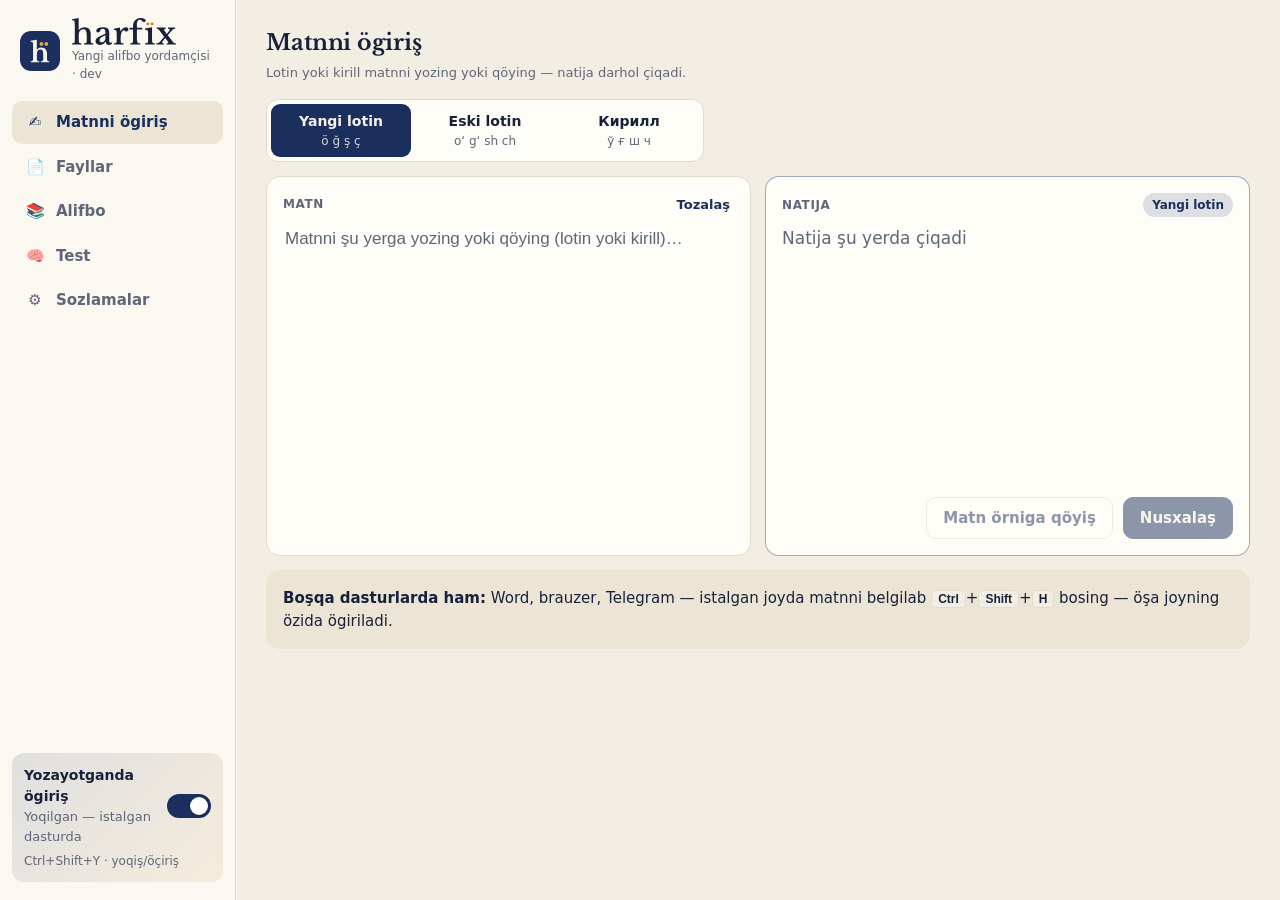
<file: desktop/harfix_desktop/ui/index.html>
<!doctype html>
<html lang="uz">
<head>
  <meta charset="utf-8">
  <meta name="viewport" content="width=device-width, initial-scale=1">
  <title>Harfix</title>
  <link rel="icon" type="image/svg+xml" href="icon.svg">
  <link rel="stylesheet" href="brand.css?v=202611090141">
  <link rel="stylesheet" href="style.css?v=202611090141">
</head>
<body>
  <aside class="side">
    <div class="brand">
      <img class="logo" src="icon.svg" alt="" width="40" height="40">
      <div>
        <h1 class="brand-name"><!--wordmark--><svg class="wordmark" aria-hidden="true" focusable="false" xmlns="http://www.w3.org/2000/svg" viewBox="19.27294921875 -830 3241.4984741210938 842"><g fill="currentColor"><path transform="translate(0 0)" d="M229.271728515625 -292.9088134765625V-161.95440673828125Q229.271728515625 -107.5452880859375 234.06716918945312 -82.0452880859375Q238.86260986328125 -56.5452880859375 256.9534912109375 -48.749847412109375Q275.04437255859375 -40.95440673828125 314.22613525390625 -37.95440673828125V0.0H19.27294921875V-37.95440673828125Q59.4547119140625 -40.95440673828125 77.75015258789062 -48.749847412109375Q96.04559326171875 -56.5452880859375 101.54559326171875 -80.74984741210938Q107.04559326171875 -104.95440673828125 107.04559326171875 -154.95440673828125V-569.2273559570312Q107.04559326171875 -682.2273559570312 100.04559326171875 -716.8182373046875Q95.04559326171875 -742.4091186523438 79.25015258789062 -749.3182373046875Q63.4547119140625 -756.2273559570312 20.22735595703125 -756.2273559570312V-792.0L227.271728515625 -830.0V-456.090576171875H231.271728515625Q262.68084716796875 -497.090576171875 307.9313049316406 -518.5452880859375Q353.1817626953125 -540.0 409 -540Q456.5452880859375 -540.0 494.63616943359375 -524.5Q532.72705078125 -509.0 557.6814575195312 -478.22735595703125Q580.4085083007812 -450.50030517578125 591.4537963867188 -410.8413391113281Q602.4990844726562 -371.182373046875 602.4990844726562 -319.0V-161.95440673828125Q602.4990844726562 -107.363525390625 607.2945251464844 -81.863525390625Q612.0899658203125 -56.363525390625 629.8854064941406 -48.658966064453125Q647.6808471679688 -40.95440673828125 686.271728515625 -37.95440673828125V0.0H392.909423828125V-37.95440673828125Q432.0911865234375 -39.95440673828125 450.68206787109375 -47.95440673828125Q469.27294921875 -55.95440673828125 474.5683898925781 -80.45440673828125Q479.86383056640625 -104.95440673828125 479.86383056640625 -154.95440673828125V-279.1817626953125Q479.86383056640625 -388.22735595703125 455.8410339355469 -433.36383056640625Q431.8182373046875 -478.50030517578125 373.77264404296875 -478.50030517578125Q336.22674560546875 -478.50030517578125 306.271728515625 -461.9772033691406Q276.31671142578125 -445.4541015625 258.08935546875 -416.68084716796875Q241.95318603515625 -392.68084716796875 235.61245727539062 -362.0674743652344Q229.271728515625 -331.4541015625 229.271728515625 -292.9088134765625Z"/><path transform="translate(715 0)" d="M449.31793212890625 10.0Q404.5452880859375 10.0 381.0680847167969 -17.704559326171875Q357.59088134765625 -45.40911865234375 357.59088134765625 -97.0H352.59088134765625Q325.59088134765625 -47.40911865234375 279.0 -19.204559326171875Q232.40911865234375 9.0 176.40911865234375 9.0Q132.4547119140625 9.0 101.27294921875 -7.477203369140625Q70.0911865234375 -23.95440673828125 53.886627197265625 -51.340728759765625Q37.68206787109375 -78.72705078125 37.68206787109375 -112.363525390625Q37.68206787109375 -160.5452880859375 75.93191528320312 -199.45440673828125Q114.1817626953125 -238.363525390625 204.40911865234375 -277.1817626953125L346.04559326171875 -338.40911865234375V-380.0Q346.04559326171875 -439.4547119140625 323.5 -467.4775085449219Q300.95440673828125 -495.50030517578125 253.6358642578125 -495.50030517578125Q223.40850830078125 -495.50030517578125 208.61306762695312 -481.6139831542969Q193.817626953125 -467.7276611328125 180.22674560546875 -429.31854248046875Q170.9993896484375 -404.27294921875 156.65866088867188 -391.31854248046875Q142.31793212890625 -378.3641357421875 117.59088134765625 -378.3641357421875Q91.22735595703125 -378.3641357421875 76.75015258789062 -393.4322204589844Q62.27294921875 -408.50030517578125 62.27294921875 -434.86383056640625Q62.27294921875 -484.636474609375 114.4547119140625 -512.3182373046875Q166.636474609375 -540.0 265.95440673828125 -540.0Q374.6358642578125 -540.0 419.9765930175781 -502.04559326171875Q465.31732177734375 -464.0911865234375 465.31732177734375 -372.182373046875V-151.13677978515625Q465.31732177734375 -99.77264404296875 475.2492370605469 -77.02249145507812Q485.18115234375 -54.2723388671875 507.04498291015625 -54.2723388671875Q515.8632202148438 -54.2723388671875 526.4088134765625 -57.886016845703125Q536.9544067382812 -61.49969482421875 544.5452880859375 -70.95440673828125L559.1361694335938 -44.0Q546.5452880859375 -20.40911865234375 515.72705078125 -5.204559326171875Q484.9088134765625 10.0 449.31793212890625 10.0ZM231.4541015625 -70.49908447265625Q262.72705078125 -70.49908447265625 288.77264404296875 -87.97659301757812Q314.8182373046875 -105.4541015625 330.4319152832031 -135.47720336914062Q346.04559326171875 -165.50030517578125 346.04559326171875 -201.04620361328125V-289.50030517578125Q277.72705078125 -259.909423828125 237.4541015625 -234.86383056640625Q197.18115234375 -209.8182373046875 179.74923706054688 -186.15896606445312Q162.31732177734375 -162.49969482421875 162.31732177734375 -136.4541015625Q162.31732177734375 -106.59027099609375 181.3629150390625 -88.544677734375Q200.40850830078125 -70.49908447265625 231.4541015625 -70.49908447265625Z"/><path transform="translate(1293 0)" d="M243.271728515625 -198.9088134765625V-156.636474609375Q243.271728515625 -104.0 249.24893188476562 -79.09088134765625Q255.22613525390625 -54.1817626953125 275.9759826660156 -46.977203369140625Q296.725830078125 -39.77264404296875 339.452880859375 -37.95440673828125V0.0H33.27294921875V-37.95440673828125Q73.4547119140625 -40.5452880859375 91.75015258789062 -48.5452880859375Q110.04559326171875 -56.5452880859375 115.54559326171875 -80.74984741210938Q121.04559326171875 -104.95440673828125 121.04559326171875 -154.95440673828125V-274.9088134765625Q121.04559326171875 -339.363525390625 118.15927124023438 -377.27264404296875Q115.27294921875 -415.1817626953125 106.38662719726562 -433.6589660644531Q97.50030517578125 -452.13616943359375 79.20486450195312 -457.6133728027344Q60.909423828125 -463.090576171875 30.0911865234375 -463.090576171875V-498.090576171875L219.86322021484375 -535.4996948242188L235.04498291015625 -416.817626953125H239.04498291015625Q266.04498291015625 -472.68145751953125 311.68145751953125 -506.3407287597656Q357.31793212890625 -540.0 407.13616943359375 -540.0Q442.68145751953125 -540.0 464.4313049316406 -522.4319152832031Q486.18115234375 -504.86383056640625 486.18115234375 -477.0911865234375Q486.18115234375 -448.3641357421875 469.1130676269531 -429.8416442871094Q452.04498291015625 -411.31915283203125 421.68145751953125 -411.31915283203125Q401.2723388671875 -411.31915283203125 387.3860168457031 -419.8872375488281Q373.49969482421875 -428.455322265625 362.31793212890625 -436.81884765625Q351.13616943359375 -445.182373046875 337.95440673828125 -445.182373046875Q315.68145751953125 -445.182373046875 294.59027099609375 -416.2957458496094Q273.49908447265625 -387.40911865234375 260.86260986328125 -340.9088134765625Q252.86260986328125 -311.72705078125 248.06716918945312 -274.4316101074219Q243.271728515625 -237.13616943359375 243.271728515625 -198.9088134765625Z"/><path transform="translate(1794 0)" d="M40.7276611328125 0.0V-37.95440673828125Q79.909423828125 -39.95440673828125 98.70486450195312 -48.45440673828125Q117.50030517578125 -56.95440673828125 123.29574584960938 -81.45440673828125Q129.0911865234375 -105.95440673828125 129.0911865234375 -155.95440673828125V-471.72705078125H19.04559326171875V-523.4541015625H129.0911865234375V-586.0Q129.0911865234375 -660.636474609375 159.04559326171875 -715.136474609375Q189.0 -769.636474609375 244.15896606445312 -799.8182373046875Q299.31793212890625 -830.0 373.9088134765625 -830.0Q439.4541015625 -830.0 481.40850830078125 -808.0455932617188Q523.3629150390625 -786.0911865234375 523.3629150390625 -751.1367797851562Q523.3629150390625 -730.7732543945312 508.2039489746094 -716.0914916992188Q493.04498291015625 -701.4097290039062 469.9088134765625 -701.4097290039062Q449.8182373046875 -701.4097290039062 437.40911865234375 -714.1367797851562Q425.0 -726.8638305664062 402.40911865234375 -748.0Q383.363525390625 -765.5908813476562 371.5452880859375 -771.4319152832031Q359.72705078125 -777.27294921875 345.9993896484375 -777.27294921875Q322.908203125 -777.27294921875 302.0671691894531 -765.5227966308594Q281.22613525390625 -753.7726440429688 268.22613525390625 -728.8632202148438Q257.271728515625 -708.8632202148438 253.47628784179688 -678.2723388671875Q249.68084716796875 -647.6814575195312 249.68084716796875 -597.9088134765625V-523.4541015625H415.40789794921875V-471.72705078125H249.68084716796875V-163.95440673828125Q249.68084716796875 -114.363525390625 258.4762878417969 -87.363525390625Q267.271728515625 -60.363525390625 290.36260986328125 -49.658966064453125Q313.4534912109375 -38.95440673828125 356.63525390625 -37.95440673828125V0.0Z"/><path transform="translate(2270 0)" d="M245.13555908203125 -540.0V-163.1817626953125Q245.13555908203125 -110.59088134765625 251.24923706054688 -84.38632202148438Q257.3629150390625 -58.1817626953125 276.91414439527296 -49.44765930175781Q296.4653737514834 -40.713555908203126 334.59027099609375 -38.77264404296875V0.0H31.04559326171875V-38.6817392202524Q70.27294921875 -40.77264404296875 89.89199884588068 -50.25374379784169Q109.51104847301136 -59.73484355271464 116.21023615056818 -84.18610081528172Q122.909423828125 -108.6373580778488 122.909423828125 -155.54385160195707V-279.2971536655619Q122.909423828125 -337.1817626953125 121.11398315429688 -374.9772033691406Q119.31854248046875 -412.77264404296875 115.909423828125 -425.77264404296875Q111.31854248046875 -450.363525390625 93.409423828125 -458.5680847167969Q75.50030517578125 -466.77264404296875 27.86383056640625 -466.77264404296875V-502.0Z"/><path transform="translate(2635 0)" d="M341.13555908203125 -331.090576171875 400.2723388671875 -407.27294921875Q417.59027099609375 -429.363525390625 424.18115234375 -441.1817626953125Q430.77203369140625 -453.0 430.77203369140625 -463.59088134765625Q430.77203369140625 -478.40911865234375 417.8401184082031 -485.22735595703125Q404.908203125 -492.04559326171875 377.0899658203125 -492.04559326171875V-530.0H602.5896606445312V-492.04559326171875Q577.998779296875 -491.4547119140625 559.2033386230469 -485.04559326171875Q540.4078979492188 -478.636474609375 520.7261352539062 -462.0227966308594Q501.04437255859375 -445.40911865234375 474.68084716796875 -413.22735595703125L372.271728515625 -289.9088134765625L520.0437622070312 -98.3641357421875Q546.3167114257812 -64.27294921875 570.1577453613281 -51.113677978515625Q593.998779296875 -37.95440673828125 625.7714233398438 -37.95440673828125V0.0H329.04559326171875V-37.95440673828125Q360.909423828125 -37.95440673828125 373.4322204589844 -43.45440673828125Q385.95501708984375 -48.95440673828125 385.95501708984375 -63.1817626953125Q385.95501708984375 -72.5452880859375 378.3413391113281 -85.95440673828125Q370.7276611328125 -99.363525390625 354.27294921875 -120.8182373046875L291.363525390625 -204.909423828125L230.58966064453125 -129.40789794921875Q214.95379638671875 -110.40850830078125 207.317626953125 -99.38601684570312Q199.68145751953125 -88.363525390625 197.29513549804688 -81.77264404296875Q194.9088134765625 -75.1817626953125 194.9088134765625 -69.77264404296875Q194.9088134765625 -54.59088134765625 208.38601684570312 -46.27264404296875Q221.86322021484375 -37.95440673828125 251.40850830078125 -37.95440673828125V0.0H9.40911865234375V-37.95440673828125Q34.50030517578125 -37.95440673828125 55.81854248046875 -43.386322021484375Q77.13677978515625 -48.8182373046875 96.77325439453125 -62.31854248046875Q116.40972900390625 -75.81884765625 134.77386474609375 -98.22857666015625L258.636474609375 -245.68206787109375L105.5465087890625 -448.2723388671875Q85.31915283203125 -475.5452880859375 68.7735595703125 -483.7954406738281Q52.22796630859375 -492.04559326171875 25.59149169921875 -492.04559326171875V-530.0H306.4534912109375V-492.04559326171875Q255.4534912109375 -492.04559326171875 255.4534912109375 -465.68206787109375Q255.4534912109375 -453.636474609375 269.7264404296875 -433.13616943359375Z"/></g><circle cx="2385" cy="-650" r="50" fill="#C8902E"/><circle cx="2517" cy="-650" r="50" fill="#C8902E"/></svg><!--/wordmark--><span class="sr-only">Harfix</span></h1>
        <p class="sub" id="version"></p>
      </div>
    </div>
    <nav class="nav" role="tablist">
      <button class="nav-item active" data-tab="convert"><span class="ico">✍️</span><span data-t="Matnni oʻgirish"></span></button>
      <button class="nav-item" data-tab="files"><span class="ico">📄</span><span data-t="Fayllar"></span></button>
      <button class="nav-item" data-tab="learn"><span class="ico">📚</span><span data-t="Alifbo"></span></button>
      <button class="nav-item" data-tab="quiz"><span class="ico">🧠</span><span data-t="Test"></span></button>
      <button class="nav-item" data-tab="settings"><span class="ico">⚙️</span><span data-t="Sozlamalar"></span></button>
    </nav>
    <div class="live" id="live">
      <div class="row">
        <div>
          <div class="live-title" data-t="Yozayotganda oʻgirish"></div>
          <div class="hint" id="live-state"></div>
        </div>
        <label class="switch"><input type="checkbox" id="live-toggle"><span></span></label>
      </div>
      <p class="hint keys">Ctrl+Shift+Y · <span data-t="yoqish/oʻchirish"></span></p>
    </div>
  </aside>

  <main>
    <!-- Announcement / new version (online.js; empty without internet) -->
    <div id="online-top" class="online-top" hidden></div>

    <!-- Convert text -->
    <section id="tab-convert" class="panel active">
      <header class="head">
        <h2 data-t="Matnni oʻgirish"></h2>
        <p class="hint" data-t="Lotin yoki kirill matnni yozing yoki qoʻying — natija darhol chiqadi."></p>
      </header>
      <div class="seg targets" role="radiogroup">
        <button data-target="new"><span data-t="Yangi lotin"></span><small>ö ğ ş ç</small></button>
        <button data-target="old"><span data-t="Eski lotin"></span><small>oʻ gʻ sh ch</small></button>
        <button data-target="cyr"><span>Кирилл</span><small>ў ғ ш ч</small></button>
      </div>
      <div class="two">
        <div class="card">
          <div class="row">
            <span class="label" data-t="Matn"></span>
            <button id="clear" class="link" data-t="Tozalash"></button>
          </div>
          <textarea id="src" spellcheck="false" autocomplete="off"></textarea>
          <div class="hint" id="count"></div>
        </div>
        <div class="card result">
          <div class="row">
            <span class="label" data-t="Natija"></span>
            <span id="badge" class="badge"></span>
          </div>
          <div id="out" class="out" aria-live="polite"></div>
          <div class="row right">
            <button id="use" class="btn ghost" data-t="Matn oʻrniga qoʻyish"></button>
            <button id="copy" class="btn primary" data-t="Nusxalash"></button>
          </div>
        </div>
      </div>
      <div class="card tip">
        <b data-t="Boshqa dasturlarda ham:"></b>
        <span data-t="Word, brauzer, Telegram — istalgan joyda matnni belgilab"></span> <kbd>Ctrl</kbd>+<kbd>Shift</kbd>+<kbd>H</kbd>
        <span data-t="bosing — oʻsha joyning oʻzida oʻgiriladi."></span>
      </div>
      <div id="online-ad" class="online-ad" hidden></div>
    </section>

    <!-- Files -->
    <section id="tab-files" class="panel">
      <header class="head">
        <h2 data-t="Fayllarni oʻgirish"></h2>
        <p class="hint" data-t="Word, Excel, PowerPoint, PDF, txt va eski .doc/.xls/.ppt. Asl fayllar oʻzgarmaydi."></p>
      </header>
      <div class="drop" id="drop">
        <div class="drop-icon">📂</div>
        <div class="drop-title" data-t="Fayl yoki papkani shu yerga tashlang"></div>
        <div class="row center-row">
          <button id="pick-files" class="btn" data-t="Fayl tanlash"></button>
          <button id="pick-folder" class="btn" data-t="Papka tanlash"></button>
        </div>
      </div>
      <div id="tool-warn" class="warn-box" hidden></div>
      <div class="card files-opts" id="files-opts" hidden>
        <div class="seg targets small-seg" role="radiogroup">
          <button data-target="new"><span data-t="Yangi lotin"></span></button>
          <button data-target="old"><span data-t="Eski lotin"></span></button>
          <button data-target="cyr"><span>Кирилл</span></button>
        </div>
        <div class="out-mode">
          <label><input type="radio" name="out" value="beside"> <span data-t="Har bir fayl yonidagi «Harfix» papkasiga"></span></label>
          <label><input type="radio" name="out" value="folder"> <span data-t="Bitta papkaga:"></span>
            <button id="pick-out" class="link" data-t="tanlash"></button> <span id="out-dir" class="hint"></span></label>
        </div>
        <div class="row right">
          <button id="cancel" class="btn ghost" data-t="Toʻxtatish" hidden></button>
          <button id="start" class="btn primary" data-t="Oʻgirish"></button>
        </div>
      </div>
      <div class="card" id="queue-card" hidden>
        <div class="row">
          <span class="label" id="queue-title"></span>
          <button id="queue-clear" class="link" data-t="Roʻyxatni tozalash"></button>
        </div>
        <div class="queue" id="queue"></div>
      </div>
    </section>

    <!-- Learn -->
    <section id="tab-learn" class="panel">
      <header class="head">
        <h2 data-t="Yangi alifbo"></h2>
        <p class="hint" data-t="Qonun bilan lotin alifbosidagi 4 ta harf oʻzgardi. Qolgan harflar avvalgidek qoladi."></p>
      </header>
      <div class="letters" id="letters"></div>
      <div class="two">
        <div class="card">
          <h3 data-t="Qoidalar"></h3>
          <ul class="rules" id="rules"></ul>
        </div>
        <div class="card">
          <h3 data-t="Qanday yoziladi?"></h3>
          <p data-t="Eng oson yoʻl — Harfix yoqilgan boʻlsa, odatdagidek yozing:"></p>
          <ul class="rules" id="typing"></ul>
          <p class="hint" data-t="Oʻzgarish kerak boʻlmasa, darhol Backspace bosing — yozganingiz qaytadi."></p>
        </div>
      </div>
    </section>

    <!-- Quiz -->
    <section id="tab-quiz" class="panel">
      <div class="card quiz narrow">
        <div class="row">
          <span id="qnum" class="hint"></span>
          <span id="qscore" class="badge"></span>
        </div>
        <div class="progress"><div id="qbar"></div></div>
        <h2 id="qtext"></h2>
        <div id="qopts" class="opts"></div>
        <p id="qexpl" class="hint"></p>
        <button id="qnext" class="btn primary wide" data-t="Keyingi savol" hidden></button>
      </div>
    </section>

    <!-- Settings -->
    <section id="tab-settings" class="panel">
      <header class="head"><h2 data-t="Sozlamalar"></h2></header>
      <div class="card settings">
        <label class="set">
          <div><b data-t="Yozayotganda oʻgirish"></b>
            <p class="hint"><span data-t="Istalgan dasturda"></span> <b>oʻ gʻ sh ch</b> <span data-t="yozsangiz, darhol"></span>
              <b>ö ğ ş ç</b> <span data-t="ga almashadi. Parol maydonlarida, toʻliq ekranli oʻyinlarda va quyidagi dasturlarda ishlamaydi."></span></p></div>
          <span class="switch"><input type="checkbox" data-set="realtime"><span></span></span>
        </label>
        <label class="set">
          <div><b data-t="Windows bilan birga ishga tushish"></b>
            <p class="hint" data-t="Kompyuter yonganda Harfix soat yonida yashirin ishga tushadi."></p></div>
          <span class="switch"><input type="checkbox" data-set="autostart"><span></span></span>
        </label>
        <label class="set">
          <div><b data-t="Yopilganda ishlashda davom etish"></b>
            <p class="hint" data-t="Oynani yopsangiz, Harfix soat yonida qoladi va yozuvni oʻgirishda davom etadi."></p></div>
          <span class="switch"><input type="checkbox" data-set="close_to_tray"><span></span></span>
        </label>
        <label class="set">
          <div><b data-t="Anonim statistika"></b>
            <p class="hint" data-t="Kuniga bir marta faqat «Harfix ishlatildi» belgisi yuboriladi: tasodifiy raqam va versiya. Yozganlaringiz, fayllar, ism va kompyuter maʼlumotlari yuborilmaydi."></p></div>
          <span class="switch"><input type="checkbox" data-set="stats"><span></span></span>
        </label>
      </div>
      <div class="card">
        <h3 data-t="Bu dasturlarda oʻgirmaslik"></h3>
        <p class="hint" data-t="Dastur fayli nomi, masalan: code.exe. Terminallar, dasturlash muharrirlari va parol saqlagichlar oldindan qoʻshilgan."></p>
        <div class="chips" id="exclude"></div>
        <form class="row add" id="exclude-form">
          <input id="exclude-input" type="text" placeholder="program.exe" autocomplete="off" spellcheck="false">
          <button class="btn" data-t="Qoʻshish"></button>
        </form>
      </div>
      <div class="card">
        <h3 data-t="Tezkor tugmalar"></h3>
        <div class="keys-list" id="hotkeys"></div>
      </div>
      <div class="card">
        <h3 data-t="Harfix haqida"></h3>
        <div id="about"></div>
        <p class="hint" data-t="🔒 Maxfiylik: yozganlaringiz va fayllaringiz hech qayerga yuborilmaydi va saqlanmaydi — hammasi shu kompyuterning oʻzida bajariladi. Internet boʻlsa, Harfix yangiliklarni tekshiradi va anonim statistika yuboradi (Sozlamalarda oʻchiriladi)."></p>
        <p><button class="link" id="privacy" data-t="Maxfiylik siyosati"></button></p>
        <div class="row right">
          <button id="quit" class="btn ghost" data-t="Harfixʼdan butunlay chiqish"></button>
        </div>
      </div>
    </section>
  </main>

  <div id="toast" class="toast" role="status"></div>

  <script src="harfix.js?v=202611090141"></script>
  <script src="online.js?v=202611090141"></script>
  <script src="app.js?v=202611090141"></script>
</body>
</html>
</file>
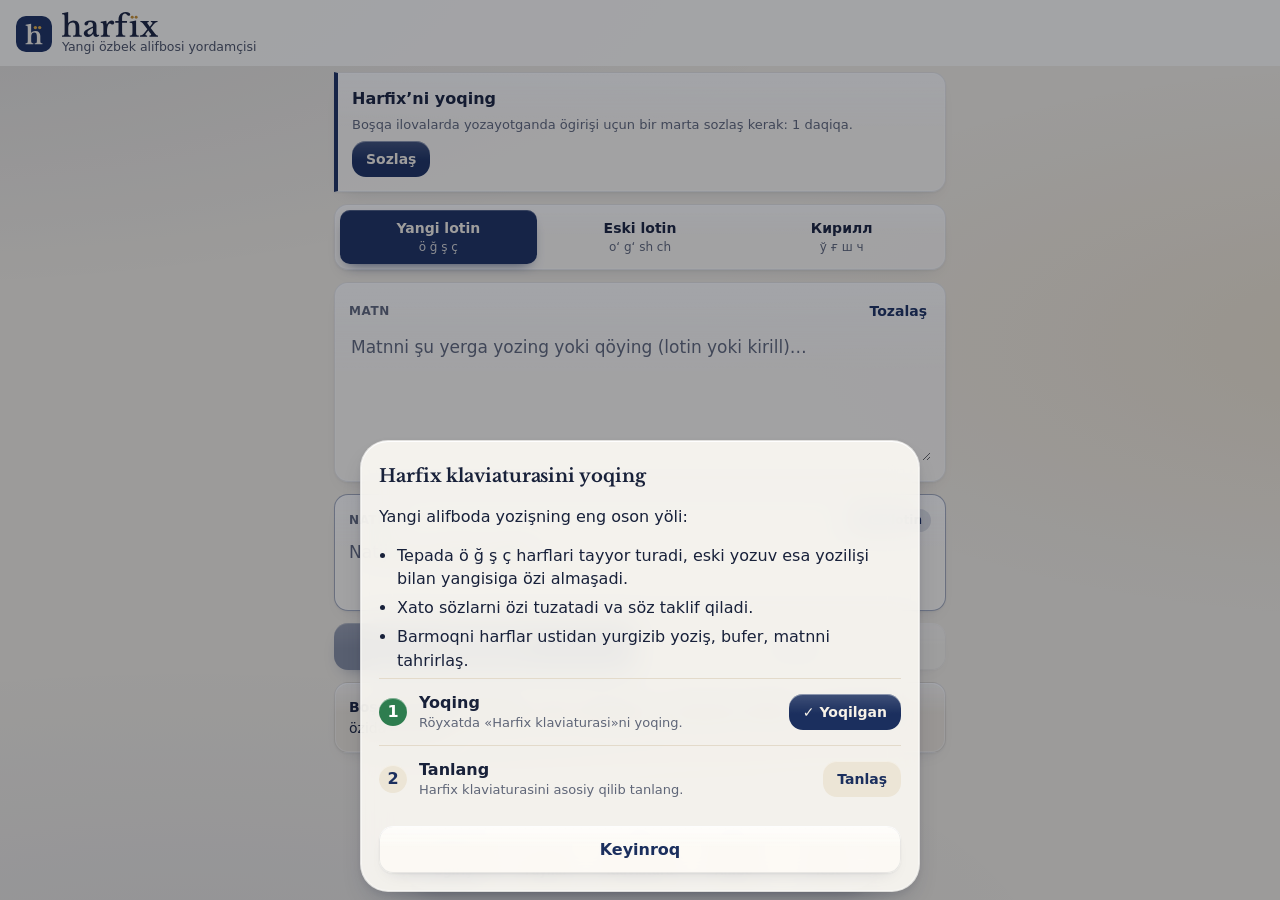
<file: android/app/src/main/assets/ui/index.html>
<!doctype html>
<html lang="uz">
<head>
  <meta charset="utf-8">
  <meta name="viewport" content="width=device-width, initial-scale=1, maximum-scale=1, viewport-fit=cover">
  <title>Harfix</title>
  <link rel="stylesheet" href="brand.css?v=202611090141">
  <link rel="stylesheet" href="style.css?v=202611090141">
</head>
<body>
  <header class="top">
    <img class="logo" src="icon.svg" alt="" width="36" height="36">
    <div>
      <h1 class="brand-name"><!--wordmark--><svg class="wordmark" aria-hidden="true" focusable="false" xmlns="http://www.w3.org/2000/svg" viewBox="19.27294921875 -830 3241.4984741210938 842"><g fill="currentColor"><path transform="translate(0 0)" d="M229.271728515625 -292.9088134765625V-161.95440673828125Q229.271728515625 -107.5452880859375 234.06716918945312 -82.0452880859375Q238.86260986328125 -56.5452880859375 256.9534912109375 -48.749847412109375Q275.04437255859375 -40.95440673828125 314.22613525390625 -37.95440673828125V0.0H19.27294921875V-37.95440673828125Q59.4547119140625 -40.95440673828125 77.75015258789062 -48.749847412109375Q96.04559326171875 -56.5452880859375 101.54559326171875 -80.74984741210938Q107.04559326171875 -104.95440673828125 107.04559326171875 -154.95440673828125V-569.2273559570312Q107.04559326171875 -682.2273559570312 100.04559326171875 -716.8182373046875Q95.04559326171875 -742.4091186523438 79.25015258789062 -749.3182373046875Q63.4547119140625 -756.2273559570312 20.22735595703125 -756.2273559570312V-792.0L227.271728515625 -830.0V-456.090576171875H231.271728515625Q262.68084716796875 -497.090576171875 307.9313049316406 -518.5452880859375Q353.1817626953125 -540.0 409 -540Q456.5452880859375 -540.0 494.63616943359375 -524.5Q532.72705078125 -509.0 557.6814575195312 -478.22735595703125Q580.4085083007812 -450.50030517578125 591.4537963867188 -410.8413391113281Q602.4990844726562 -371.182373046875 602.4990844726562 -319.0V-161.95440673828125Q602.4990844726562 -107.363525390625 607.2945251464844 -81.863525390625Q612.0899658203125 -56.363525390625 629.8854064941406 -48.658966064453125Q647.6808471679688 -40.95440673828125 686.271728515625 -37.95440673828125V0.0H392.909423828125V-37.95440673828125Q432.0911865234375 -39.95440673828125 450.68206787109375 -47.95440673828125Q469.27294921875 -55.95440673828125 474.5683898925781 -80.45440673828125Q479.86383056640625 -104.95440673828125 479.86383056640625 -154.95440673828125V-279.1817626953125Q479.86383056640625 -388.22735595703125 455.8410339355469 -433.36383056640625Q431.8182373046875 -478.50030517578125 373.77264404296875 -478.50030517578125Q336.22674560546875 -478.50030517578125 306.271728515625 -461.9772033691406Q276.31671142578125 -445.4541015625 258.08935546875 -416.68084716796875Q241.95318603515625 -392.68084716796875 235.61245727539062 -362.0674743652344Q229.271728515625 -331.4541015625 229.271728515625 -292.9088134765625Z"/><path transform="translate(715 0)" d="M449.31793212890625 10.0Q404.5452880859375 10.0 381.0680847167969 -17.704559326171875Q357.59088134765625 -45.40911865234375 357.59088134765625 -97.0H352.59088134765625Q325.59088134765625 -47.40911865234375 279.0 -19.204559326171875Q232.40911865234375 9.0 176.40911865234375 9.0Q132.4547119140625 9.0 101.27294921875 -7.477203369140625Q70.0911865234375 -23.95440673828125 53.886627197265625 -51.340728759765625Q37.68206787109375 -78.72705078125 37.68206787109375 -112.363525390625Q37.68206787109375 -160.5452880859375 75.93191528320312 -199.45440673828125Q114.1817626953125 -238.363525390625 204.40911865234375 -277.1817626953125L346.04559326171875 -338.40911865234375V-380.0Q346.04559326171875 -439.4547119140625 323.5 -467.4775085449219Q300.95440673828125 -495.50030517578125 253.6358642578125 -495.50030517578125Q223.40850830078125 -495.50030517578125 208.61306762695312 -481.6139831542969Q193.817626953125 -467.7276611328125 180.22674560546875 -429.31854248046875Q170.9993896484375 -404.27294921875 156.65866088867188 -391.31854248046875Q142.31793212890625 -378.3641357421875 117.59088134765625 -378.3641357421875Q91.22735595703125 -378.3641357421875 76.75015258789062 -393.4322204589844Q62.27294921875 -408.50030517578125 62.27294921875 -434.86383056640625Q62.27294921875 -484.636474609375 114.4547119140625 -512.3182373046875Q166.636474609375 -540.0 265.95440673828125 -540.0Q374.6358642578125 -540.0 419.9765930175781 -502.04559326171875Q465.31732177734375 -464.0911865234375 465.31732177734375 -372.182373046875V-151.13677978515625Q465.31732177734375 -99.77264404296875 475.2492370605469 -77.02249145507812Q485.18115234375 -54.2723388671875 507.04498291015625 -54.2723388671875Q515.8632202148438 -54.2723388671875 526.4088134765625 -57.886016845703125Q536.9544067382812 -61.49969482421875 544.5452880859375 -70.95440673828125L559.1361694335938 -44.0Q546.5452880859375 -20.40911865234375 515.72705078125 -5.204559326171875Q484.9088134765625 10.0 449.31793212890625 10.0ZM231.4541015625 -70.49908447265625Q262.72705078125 -70.49908447265625 288.77264404296875 -87.97659301757812Q314.8182373046875 -105.4541015625 330.4319152832031 -135.47720336914062Q346.04559326171875 -165.50030517578125 346.04559326171875 -201.04620361328125V-289.50030517578125Q277.72705078125 -259.909423828125 237.4541015625 -234.86383056640625Q197.18115234375 -209.8182373046875 179.74923706054688 -186.15896606445312Q162.31732177734375 -162.49969482421875 162.31732177734375 -136.4541015625Q162.31732177734375 -106.59027099609375 181.3629150390625 -88.544677734375Q200.40850830078125 -70.49908447265625 231.4541015625 -70.49908447265625Z"/><path transform="translate(1293 0)" d="M243.271728515625 -198.9088134765625V-156.636474609375Q243.271728515625 -104.0 249.24893188476562 -79.09088134765625Q255.22613525390625 -54.1817626953125 275.9759826660156 -46.977203369140625Q296.725830078125 -39.77264404296875 339.452880859375 -37.95440673828125V0.0H33.27294921875V-37.95440673828125Q73.4547119140625 -40.5452880859375 91.75015258789062 -48.5452880859375Q110.04559326171875 -56.5452880859375 115.54559326171875 -80.74984741210938Q121.04559326171875 -104.95440673828125 121.04559326171875 -154.95440673828125V-274.9088134765625Q121.04559326171875 -339.363525390625 118.15927124023438 -377.27264404296875Q115.27294921875 -415.1817626953125 106.38662719726562 -433.6589660644531Q97.50030517578125 -452.13616943359375 79.20486450195312 -457.6133728027344Q60.909423828125 -463.090576171875 30.0911865234375 -463.090576171875V-498.090576171875L219.86322021484375 -535.4996948242188L235.04498291015625 -416.817626953125H239.04498291015625Q266.04498291015625 -472.68145751953125 311.68145751953125 -506.3407287597656Q357.31793212890625 -540.0 407.13616943359375 -540.0Q442.68145751953125 -540.0 464.4313049316406 -522.4319152832031Q486.18115234375 -504.86383056640625 486.18115234375 -477.0911865234375Q486.18115234375 -448.3641357421875 469.1130676269531 -429.8416442871094Q452.04498291015625 -411.31915283203125 421.68145751953125 -411.31915283203125Q401.2723388671875 -411.31915283203125 387.3860168457031 -419.8872375488281Q373.49969482421875 -428.455322265625 362.31793212890625 -436.81884765625Q351.13616943359375 -445.182373046875 337.95440673828125 -445.182373046875Q315.68145751953125 -445.182373046875 294.59027099609375 -416.2957458496094Q273.49908447265625 -387.40911865234375 260.86260986328125 -340.9088134765625Q252.86260986328125 -311.72705078125 248.06716918945312 -274.4316101074219Q243.271728515625 -237.13616943359375 243.271728515625 -198.9088134765625Z"/><path transform="translate(1794 0)" d="M40.7276611328125 0.0V-37.95440673828125Q79.909423828125 -39.95440673828125 98.70486450195312 -48.45440673828125Q117.50030517578125 -56.95440673828125 123.29574584960938 -81.45440673828125Q129.0911865234375 -105.95440673828125 129.0911865234375 -155.95440673828125V-471.72705078125H19.04559326171875V-523.4541015625H129.0911865234375V-586.0Q129.0911865234375 -660.636474609375 159.04559326171875 -715.136474609375Q189.0 -769.636474609375 244.15896606445312 -799.8182373046875Q299.31793212890625 -830.0 373.9088134765625 -830.0Q439.4541015625 -830.0 481.40850830078125 -808.0455932617188Q523.3629150390625 -786.0911865234375 523.3629150390625 -751.1367797851562Q523.3629150390625 -730.7732543945312 508.2039489746094 -716.0914916992188Q493.04498291015625 -701.4097290039062 469.9088134765625 -701.4097290039062Q449.8182373046875 -701.4097290039062 437.40911865234375 -714.1367797851562Q425.0 -726.8638305664062 402.40911865234375 -748.0Q383.363525390625 -765.5908813476562 371.5452880859375 -771.4319152832031Q359.72705078125 -777.27294921875 345.9993896484375 -777.27294921875Q322.908203125 -777.27294921875 302.0671691894531 -765.5227966308594Q281.22613525390625 -753.7726440429688 268.22613525390625 -728.8632202148438Q257.271728515625 -708.8632202148438 253.47628784179688 -678.2723388671875Q249.68084716796875 -647.6814575195312 249.68084716796875 -597.9088134765625V-523.4541015625H415.40789794921875V-471.72705078125H249.68084716796875V-163.95440673828125Q249.68084716796875 -114.363525390625 258.4762878417969 -87.363525390625Q267.271728515625 -60.363525390625 290.36260986328125 -49.658966064453125Q313.4534912109375 -38.95440673828125 356.63525390625 -37.95440673828125V0.0Z"/><path transform="translate(2270 0)" d="M245.13555908203125 -540.0V-163.1817626953125Q245.13555908203125 -110.59088134765625 251.24923706054688 -84.38632202148438Q257.3629150390625 -58.1817626953125 276.91414439527296 -49.44765930175781Q296.4653737514834 -40.713555908203126 334.59027099609375 -38.77264404296875V0.0H31.04559326171875V-38.6817392202524Q70.27294921875 -40.77264404296875 89.89199884588068 -50.25374379784169Q109.51104847301136 -59.73484355271464 116.21023615056818 -84.18610081528172Q122.909423828125 -108.6373580778488 122.909423828125 -155.54385160195707V-279.2971536655619Q122.909423828125 -337.1817626953125 121.11398315429688 -374.9772033691406Q119.31854248046875 -412.77264404296875 115.909423828125 -425.77264404296875Q111.31854248046875 -450.363525390625 93.409423828125 -458.5680847167969Q75.50030517578125 -466.77264404296875 27.86383056640625 -466.77264404296875V-502.0Z"/><path transform="translate(2635 0)" d="M341.13555908203125 -331.090576171875 400.2723388671875 -407.27294921875Q417.59027099609375 -429.363525390625 424.18115234375 -441.1817626953125Q430.77203369140625 -453.0 430.77203369140625 -463.59088134765625Q430.77203369140625 -478.40911865234375 417.8401184082031 -485.22735595703125Q404.908203125 -492.04559326171875 377.0899658203125 -492.04559326171875V-530.0H602.5896606445312V-492.04559326171875Q577.998779296875 -491.4547119140625 559.2033386230469 -485.04559326171875Q540.4078979492188 -478.636474609375 520.7261352539062 -462.0227966308594Q501.04437255859375 -445.40911865234375 474.68084716796875 -413.22735595703125L372.271728515625 -289.9088134765625L520.0437622070312 -98.3641357421875Q546.3167114257812 -64.27294921875 570.1577453613281 -51.113677978515625Q593.998779296875 -37.95440673828125 625.7714233398438 -37.95440673828125V0.0H329.04559326171875V-37.95440673828125Q360.909423828125 -37.95440673828125 373.4322204589844 -43.45440673828125Q385.95501708984375 -48.95440673828125 385.95501708984375 -63.1817626953125Q385.95501708984375 -72.5452880859375 378.3413391113281 -85.95440673828125Q370.7276611328125 -99.363525390625 354.27294921875 -120.8182373046875L291.363525390625 -204.909423828125L230.58966064453125 -129.40789794921875Q214.95379638671875 -110.40850830078125 207.317626953125 -99.38601684570312Q199.68145751953125 -88.363525390625 197.29513549804688 -81.77264404296875Q194.9088134765625 -75.1817626953125 194.9088134765625 -69.77264404296875Q194.9088134765625 -54.59088134765625 208.38601684570312 -46.27264404296875Q221.86322021484375 -37.95440673828125 251.40850830078125 -37.95440673828125V0.0H9.40911865234375V-37.95440673828125Q34.50030517578125 -37.95440673828125 55.81854248046875 -43.386322021484375Q77.13677978515625 -48.8182373046875 96.77325439453125 -62.31854248046875Q116.40972900390625 -75.81884765625 134.77386474609375 -98.22857666015625L258.636474609375 -245.68206787109375L105.5465087890625 -448.2723388671875Q85.31915283203125 -475.5452880859375 68.7735595703125 -483.7954406738281Q52.22796630859375 -492.04559326171875 25.59149169921875 -492.04559326171875V-530.0H306.4534912109375V-492.04559326171875Q255.4534912109375 -492.04559326171875 255.4534912109375 -465.68206787109375Q255.4534912109375 -453.636474609375 269.7264404296875 -433.13616943359375Z"/></g><circle cx="2385" cy="-650" r="50" fill="#C8902E"/><circle cx="2517" cy="-650" r="50" fill="#C8902E"/></svg><!--/wordmark--><span class="sr-only">Harfix</span></h1>
      <p class="sub" data-t="Yangi oʻzbek alifbosi yordamchisi"></p>
    </div>
  </header>

  <main>
    <!-- Announcement / new version (online.js; empty without internet) -->
    <div id="online-top" class="online-top" hidden></div>

    <!-- Convert text -->
    <section id="tab-convert" class="panel active">
      <!-- First run: nothing switched on yet -->
      <div class="card notice-card" id="setup-card" hidden>
        <b data-t="Harfixʼni yoqing"></b>
        <p class="hint" data-t="Boshqa ilovalarda yozayotganda oʻgirishi uchun bir marta sozlash kerak: 1 daqiqa."></p>
        <button class="btn primary small" id="setup-go" data-t="Sozlash"></button>
      </div>
      <!-- Android switched the word service off (e.g. after reinstalling) -->
      <div class="card notice-card warn" id="words-off" hidden>
        <b data-t="«Odatiy klaviaturada» oʻchib qolgan"></b>
        <p class="hint" data-t="Android uni ilova yangilanganda toʻxtatib qoʻyishi mumkin. «Qayta yoqish» → Harfix tugmasini oʻchirib, yana yoqing."></p>
        <button class="btn primary small" id="words-again" data-t="Qayta yoqish"></button>
      </div>
      <div class="seg targets" role="radiogroup">
        <button data-target="new"><span data-t="Yangi lotin"></span><small>ö ğ ş ç</small></button>
        <button data-target="old"><span data-t="Eski lotin"></span><small>oʻ gʻ sh ch</small></button>
        <button data-target="cyr"><span>Кирилл</span><small>ў ғ ш ч</small></button>
      </div>
      <div class="card">
        <div class="row">
          <span class="label" data-t="Matn"></span>
          <button id="clear" class="link" data-t="Tozalash"></button>
        </div>
        <textarea id="src" rows="5" spellcheck="false" autocomplete="off"></textarea>
        <div id="count" class="hint"></div>
      </div>
      <div class="card result">
        <div class="row">
          <span class="label" data-t="Natija"></span>
          <span id="badge" class="badge"></span>
        </div>
        <div id="out" class="out" aria-live="polite"></div>
      </div>
      <div class="actions">
        <button id="copy" class="btn primary" data-t="Nusxalash"></button>
        <button id="share" class="btn" data-t="Ulashish"></button>
      </div>
      <div class="card tip">
        <b data-t="Boshqa ilovalarda ham:"></b>
        <span data-t="matnni belgilang → menyuda «Harfix» — oʻsha joyning oʻzida oʻgiriladi."></span>
      </div>
      <div id="online-ad" class="online-ad" hidden></div>
    </section>

    <!-- Files -->
    <section id="tab-files" class="panel">
      <div class="card center-card">
        <div class="big-icon">📄</div>
        <p data-t="Word, Excel, PowerPoint va txt fayllar. Asl fayl oʻzgarmaydi, natija «Download/Harfix» papkasiga yoziladi."></p>
        <button id="pick" class="btn primary wide" data-t="Fayl tanlash"></button>
        <p class="hint" data-t="Telegramʼdagi faylni ham «Ulashish» → Harfix orqali yuborsa boʻladi."></p>
      </div>
      <div class="card" id="queue-card" hidden>
        <div class="seg targets small" role="radiogroup">
          <button data-target="new"><span data-t="Yangi lotin"></span></button>
          <button data-target="old"><span data-t="Eski lotin"></span></button>
          <button data-target="cyr"><span>Кирилл</span></button>
        </div>
        <div class="row">
          <span class="label" id="queue-title"></span>
          <button id="queue-clear" class="link" data-t="Tozalash"></button>
        </div>
        <div id="queue"></div>
        <button id="start" class="btn primary wide" data-t="Oʻgirish"></button>
      </div>
    </section>

    <!-- Keyboard -->
    <section id="tab-keyboard" class="panel">
      <div class="card">
        <h2 data-t="Odatiy klaviaturangizda"></h2>
        <p class="hint"><span data-t="Gboard yoki boshqa klaviaturada yozaverasiz: yozishingiz bilan"></span>
          <b>oʻ gʻ sh ch</b> → <b>ö ğ ş ç</b>. <span data-t="Masalan:"></span> <b>Tosh</b> → <b>Toş</b>.
          <span data-t="Kerak boʻlmasa — darhol ⌫ bosing, harflar qaytadi."></span></p>
        <div class="step" id="step-words">
          <span class="num">✓</span>
          <div class="grow"><b data-t="Maxsus imkoniyatlarda yoqing"></b>
            <div class="hint" data-t="Sozlamalar → Maxsus imkoniyatlar → «Harfix: odatiy klaviaturada». Android ogohlantirish koʻrsatadi — bu odatiy holat."></div></div>
          <button class="btn small" id="words-on" data-t="Yoqish"></button>
        </div>
        <label class="set"><div><b data-t="Yozayotganda oʻgirish"></b></div>
          <span class="switch"><input type="checkbox" data-set="words"><span></span></span></label>
        <label class="set"><div><b data-t="Darhol"></b>
          <p class="hint" data-t="Oʻchirilsa, soʻz tugaganda (boʻsh joy yoki tinish belgisidan keyin) oʻgiriladi."></p></div>
          <span class="switch"><input type="checkbox" data-set="words_live"><span></span></span></label>
        <p class="hint" data-t="Tez yoqib-oʻchirish: bildirishnomalar pardasini tushiring → ✏️ (tahrirlash) → «Harfix» tugmasini qoʻshing."></p>
        <p class="hint" data-t="Harfix roʻyxatda kulrang boʻlsa: Ilova haqida → ⋮ → «Cheklangan sozlamalarga ruxsat berish», keyin qayta urinib koʻring."></p>
        <button class="link" id="app-settings" data-t="Ilova haqida sahifasini ochish"></button>
      </div>

      <div class="card">
        <h2 data-t="Harfix klaviaturasi"></h2>
        <p class="hint"><span data-t="Istalgan ilovada"></span> <b>oʻ gʻ sh ch</b> <span data-t="yozsangiz, darhol"></span>
          <b>ö ğ ş ç</b> <span data-t="ga almashadi. Kerak boʻlmasa — darhol Backspace."></span></p>
        <div class="step" id="step1">
          <span class="num">1</span>
          <div class="grow"><b data-t="Klaviaturani yoqing"></b><div class="hint" data-t="Sozlamalarda «Harfix klaviaturasi»ni yoqing."></div></div>
          <button class="btn small" id="enable" data-t="Yoqish"></button>
        </div>
        <div class="step" id="step2">
          <span class="num">2</span>
          <div class="grow"><b data-t="Harfixʼni tanlang"></b><div class="hint" data-t="Klaviaturalar roʻyxatidan Harfixʼni tanlang."></div></div>
          <button class="btn small" id="choose" data-t="Tanlash"></button>
        </div>
        <div class="step" id="step3">
          <span class="num">3</span>
          <div class="grow"><b data-t="Sinab koʻring"></b>
            <textarea id="try" rows="2" spellcheck="false"></textarea></div>
        </div>
      </div>
      <div class="card settings">
        <label class="set"><div><b data-t="Yozayotganda oʻgirish"></b>
          <p class="hint" data-t="Parol, e-mail va sayt manzili maydonlarida ishlamaydi."></p></div>
          <span class="switch"><input type="checkbox" data-set="live"><span></span></span></label>
        <label class="set"><div><b data-t="Takliflar va avto-tuzatish"></b>
          <p class="hint" data-t="Tepada 3 ta soʻz chiqadi. Harfix ishonchi komil boʻlsa, xato soʻz boʻsh joy bosilganda tuzatiladi. Darhol ⌫ — qaytadi. Lugʻat: Vikipediya matnlari asosida (CC BY-SA 4.0)."></p></div>
          <span class="switch"><input type="checkbox" data-set="autocorrect"><span></span></span></label>
        <label class="set"><div><b data-t="Chizib yozish"></b>
          <p class="hint" data-t="Barmoqni harflar ustidan uzmasdan yurgizing — soʻz oʻzi yoziladi. s, o, g, c ustidan oʻtsangiz ş, ö, ğ, ç li soʻzlar ham chiqadi."></p></div>
          <span class="switch"><input type="checkbox" data-set="glide"><span></span></span></label>
        <label class="set"><div><b data-t="Soʻzlarni oʻrganish"></b>
          <p class="hint" data-t="Lugʻatda yoʻq soʻzlaringizni faqat shu telefonda eslab qoladi, hech qayerga yuborilmaydi. Oʻchirilsa, oʻrganilgan soʻzlar ham oʻchadi."></p></div>
          <span class="switch"><input type="checkbox" data-set="learn"><span></span></span></label>
        <label class="set"><div><b data-t="Tebranish"></b></div>
          <span class="switch"><input type="checkbox" data-set="vibrate"><span></span></span></label>
        <label class="set"><div><b data-t="Tovush"></b></div>
          <span class="switch"><input type="checkbox" data-set="sound"><span></span></span></label>
        <label class="set"><div><b>Русский</b><p class="hint" data-t="Rus tilidagi klaviatura"></p></div>
          <span class="switch"><input type="checkbox" data-set="lang_ru"><span></span></span></label>
        <label class="set"><div><b>Ўзбекча (кирилл)</b><p class="hint" data-t="Oʻzbek kirill klaviaturasi"></p></div>
          <span class="switch"><input type="checkbox" data-set="lang_uz_cyrl"><span></span></span></label>
        <label class="set" id="set-shots"><div><b data-t="Skrinshotlar buferda"></b>
          <p class="hint" data-t="Skrinshot olishingiz bilan u klaviatura buferida turadi: bir bosishda yoki «Qoʻyish» bilan yuborasiz. Rasmlarni koʻrish ruxsati soʻraladi; rasmlar telefondan chiqmaydi."></p></div>
          <span class="switch"><input type="checkbox" data-set="shots"><span></span></span></label>
        <div class="set"><div><b data-t="Klaviatura foni"></b>
          <p class="hint" data-t="Telefoningizdagi rasm klaviatura orqasida turadi. Boshqa mavzular: klaviatura menyusi → Mavzu (Lojuvard, Shafaq, Tun)."></p></div>
          <div class="bg-buttons"><button class="btn small" id="bg-pick" data-t="Rasm tanlash"></button>
            <button class="btn small" id="bg-clear" data-t="Olib tashlash" hidden></button></div></div>
      </div>
      <div class="card" id="dict-card">
        <h3 data-t="Shaxsiy lugʻat"></h3>
        <p class="hint" data-t="Lugʻatda yoʻq soʻzlaringiz: klaviatura ularni tuzatmaydi va taklif qiladi. Yozayotganda tepada chiqadigan «＋ soʻz» ni bosib ham qoʻshasiz."></p>
        <form id="dict-form" class="dict-form"><input id="dict-input" type="text" autocomplete="off" spellcheck="false" maxlength="30">
          <button class="btn small primary" data-t="Qoʻshish"></button></form>
        <div id="dict-list" class="chips"></div>
      </div>
      <div class="card">
        <h3 data-t="Qulayliklar"></h3>
        <ul class="rules" id="kbd-tips"></ul>
      </div>
      <div class="card settings">
        <h3 data-t="🔒 Maxfiylik"></h3>
        <p class="hint"><span data-t="Yozganlaringiz va fayllaringiz hech qayerga yuborilmaydi va saqlanmaydi — hammasi telefonning oʻzida bajariladi. Faqat «Soʻzlarni oʻrganish» yoqilgan boʻlsa, klaviatura lugʻatda yoʻq soʻzlarni shu telefonda eslab qoladi. Internet boʻlsa, ilova yangiliklarni tekshiradi."></span>
          <span id="privacy-ads" data-t="Reklama koʻrsatilganda Yandex reklama xizmati qurilma haqidagi maʼlumotlarni (reklama identifikatori, IP manzil, qurilma modeli) oladi."></span></p>
        <label class="set"><div><b data-t="Anonim statistika"></b>
          <p class="hint" data-t="Kuniga bir marta faqat «Harfix ishlatildi» belgisi yuboriladi: tasodifiy raqam va versiya. Ism, telefon raqami, matn yuborilmaydi."></p></div>
          <span class="switch"><input type="checkbox" data-set="stats"><span></span></span></label>
        <label class="set"><div><b data-t="Bildirishnomalar"></b>
          <p class="hint" data-t="Eʼlonlar, yangi versiya va «Odatiy klaviaturada» oʻchib qolsa. Reklama yuborilmaydi."></p></div>
          <span class="switch"><input type="checkbox" data-set="notify"><span></span></span></label>
        <p><button class="btn" id="feedback" data-t="💬 Taklif va shikoyatlar"></button></p>
        <p class="hint" data-t="Telegram orqali yozing: @a33208"></p>
        <p><button class="link" id="privacy" data-t="Maxfiylik siyosati"></button></p>
        <p class="hint" id="app-version"></p>
      </div>
    </section>

    <!-- Learn -->
    <section id="tab-learn" class="panel">
      <p class="lead" data-t="Qonun bilan lotin alifbosidagi 4 ta harf oʻzgardi. Qolgan harflar avvalgidek qoladi."></p>
      <div class="letters" id="letters"></div>
      <div class="card">
        <h3 data-t="Qoidalar"></h3>
        <ul class="rules" id="rules"></ul>
      </div>
    </section>

    <!-- Quiz -->
    <section id="tab-quiz" class="panel">
      <div class="card quiz">
        <div class="row">
          <span id="qnum" class="hint"></span>
          <span id="qscore" class="badge"></span>
        </div>
        <div class="progress"><div id="qbar"></div></div>
        <h2 id="qtext"></h2>
        <div id="qopts" class="opts"></div>
        <p id="qexpl" class="hint"></p>
        <button id="qnext" class="btn primary wide" data-t="Keyingi savol" hidden></button>
      </div>
    </section>
  </main>

  <nav class="tabs" role="tablist">
    <button class="tab active" data-tab="convert"><span class="ico">✍️</span><span data-t="Oʻgirish"></span></button>
    <button class="tab" data-tab="files"><span class="ico">📄</span><span data-t="Fayllar"></span></button>
    <button class="tab" data-tab="keyboard"><span class="ico">⌨️</span><span data-t="Klaviatura"></span></button>
    <button class="tab" data-tab="learn"><span class="ico">📚</span><span data-t="Alifbo"></span></button>
    <button class="tab" data-tab="quiz"><span class="ico">🧠</span><span data-t="Test"></span></button>
  </nav>

  <!-- Shown before Accessibility settings: what the word service does (Google Play asks for this) -->
  <!-- APK from the website / Telegram (not Google Play): Android first blocks Accessibility ("Restricted setting") -->
  <div class="modal" id="words-guide" hidden role="dialog" aria-modal="true" aria-labelledby="guide-title">
    <div class="sheet">
      <h2 id="guide-title" data-t="Yoqish: 3 qadam"></h2>
      <p class="hint" data-t="Harfix Play Marketdan oʻrnatilmagani uchun Android avval ruxsat soʻraydi. Bu bir marta qilinadi."></p>
      <div class="step"><span class="num">1</span>
        <div class="grow" data-t="«Yoqish» → «Downloaded apps» (Yuklab olingan ilovalar) → «Harfix: odatiy klaviaturada». «Restricted setting» chiqadi — OK ni bosib, shu yerga qayting."></div>
        <button class="btn small" id="guide-try" data-t="Yoqish"></button></div>
      <div class="step"><span class="num">2</span>
        <div class="grow" data-t="«Ochish» → oʻng yuqoridagi ⋮ → «Allow restricted settings» (Cheklangan sozlamalarga ruxsat berish) → telefon parolingiz."></div>
        <button class="btn small" id="guide-app" data-t="Ochish"></button></div>
      <div class="step"><span class="num">3</span>
        <div class="grow" data-t="«Yoqish» — endi toʻgʻridan-toʻgʻri Harfix tugmasi ochiladi: yoqing va OK ni bosing."></div>
        <button class="btn small primary" id="guide-on" data-t="Yoqish"></button></div>
      <div class="sheet-actions">
        <button class="btn" id="guide-close" data-t="Yopish"></button>
      </div>
    </div>
  </div>

  <div class="modal" id="words-dialog" hidden role="dialog" aria-modal="true" aria-labelledby="words-title">
    <div class="sheet">
      <h2 id="words-title" data-t="«Odatiy klaviaturada» xizmati"></h2>
      <p data-t="Bu xizmat Androidʼning Maxsus imkoniyatlari orqali ishlaydi va siz yozayotgan matn maydonini koʻradi:"></p>
      <ul class="rules">
        <li data-t="Siz yozgan oʻ, gʻ, sh, ch harflarini darhol ö, ğ, ş, ç ga almashtiradi (⌫ bilan qaytariladi)."></li>
        <li data-t="Faqat siz yozayotgan maydon koʻriladi. Parol, e-mail, sayt manzili maydonlari, havolalar va kirill matn tegilmaydi."></li>
        <li data-t="Matn hech qayerga yuborilmaydi va saqlanmaydi — hammasi telefonning oʻzida."></li>
      </ul>
      <p class="hint" data-t="Keyingi oynada «Harfix: odatiy klaviaturada» ni toping va yoqing."></p>
      <div class="sheet-actions">
        <button class="btn" id="words-cancel" data-t="Bekor qilish"></button>
        <button class="btn primary" id="words-agree" data-t="Roziman, davom etish"></button>
      </div>
    </div>
  </div>

  <!-- Until the Harfix keyboard is chosen: invite to switch it on -->
  <div class="modal" id="kbd-onboard" hidden role="dialog" aria-modal="true" aria-labelledby="onboard-title">
    <div class="sheet">
      <h2 id="onboard-title" data-t="Harfix klaviaturasini yoqing"></h2>
      <p data-t="Yangi alifboda yozishning eng oson yoʻli:"></p>
      <ul class="rules">
        <li data-t="Tepada ö ğ ş ç harflari tayyor turadi, eski yozuv esa yozilishi bilan yangisiga oʻzi almashadi."></li>
        <li data-t="Xato soʻzlarni oʻzi tuzatadi va soʻz taklif qiladi."></li>
        <li data-t="Barmoqni harflar ustidan yurgizib yozish, bufer, matnni tahrirlash."></li>
      </ul>
      <div class="step" id="ob-step1"><span class="num">1</span>
        <div class="grow"><b data-t="Yoqing"></b><div class="hint" data-t="Roʻyxatda «Harfix klaviaturasi»ni yoqing."></div></div>
        <button class="btn small primary" id="ob-enable" data-t="Yoqish"></button></div>
      <div class="step" id="ob-step2"><span class="num">2</span>
        <div class="grow"><b data-t="Tanlang"></b><div class="hint" data-t="Harfix klaviaturasini asosiy qilib tanlang."></div></div>
        <button class="btn small" id="ob-choose" data-t="Tanlash"></button></div>
      <div class="sheet-actions"><button class="btn" id="ob-later" data-t="Keyinroq"></button></div>
    </div>
  </div>

  <div id="toast" class="toast" role="status"></div>
  <script src="harfix.js?v=202611090141"></script>
  <script src="online.js?v=202611090141"></script>
  <script src="app.js?v=202611090141"></script>
</body>
</html>
</file>
<file: desktop/harfix_desktop/ui/brand.css>
/* Harfix brand: colours and type. Made by brand/build.py — edit there, not here. */
@font-face { font-family: "Harfix Serif"; src: url("harfix-serif.woff2") format("woff2"); font-weight: 400 700; font-display: swap; }
:root {
  --lapis: #1B2F5E; --gold: #C8902E; --gold-2: #E2AC45; --ivory: #F7F2E7; --ink: #18213A;
  --bg: #F3EEE3; --side: #FBF8F1; --card: #FFFDF8; --text: #18213A; --hint: #5F6678; --line: #E3DACA;
  --accent: #1B2F5E; --accent-2: #C8902E; --accent-text: #F7F2E7; --link: #2A4580; --amber: #C8902E;
  --ok: #2E7D4F; --bad: #B3261E; --soft: #ECE5D6; --radius: 14px;
  --serif: "Harfix Serif", Georgia, "Times New Roman", serif;
  color-scheme: light dark;
}
@media (prefers-color-scheme: dark) {
  :root:not([data-theme="light"]) {
    --bg: #0E1424; --side: #121A2D; --card: #172036; --text: #EDE7DA; --hint: #A3AABB; --line: #27324E;
    --accent: #E2AC45; --accent-2: #E2AC45; --accent-text: #18213A; --link: #A9BEEF; --amber: #E2AC45;
    --ok: #5BBF86; --bad: #F2867E; --soft: #1F2A45;
  }
}
:root[data-theme="dark"] {
  --bg: #0E1424; --side: #121A2D; --card: #172036; --text: #EDE7DA; --hint: #A3AABB; --line: #27324E;
  --accent: #E2AC45; --accent-2: #E2AC45; --accent-text: #18213A; --link: #A9BEEF; --amber: #E2AC45;
  --ok: #5BBF86; --bad: #F2867E; --soft: #1F2A45;
}
h1, h2, h3, .serif { font-family: var(--serif); font-weight: 700; letter-spacing: -.005em; }
.wordmark { display: block; height: 1em; width: auto; color: var(--text); }
.sr-only { position: absolute; width: 1px; height: 1px; overflow: hidden; clip: rect(0 0 0 0); white-space: nowrap; }
</file>
<file: desktop/harfix_desktop/ui/style.css>
/* Harfix desktop. Brand: blue #1C6EF2 → teal #14B8A6, amber #FFC53D for the new letters.
   Follows the Windows light/dark setting. */
/* colours and the serif: brand.css (made by brand/build.py) */

* { box-sizing: border-box; }
html, body { margin: 0; height: 100%; }
body {
  display: flex;
  background: var(--bg);
  color: var(--text);
  font: 15px/1.5 "Segoe UI", system-ui, sans-serif;
  -webkit-font-smoothing: antialiased;
  user-select: none;
}
textarea, input, .out, .rules, .queue .name, #about { user-select: text; }
button { font: inherit; color: inherit; cursor: pointer; }
[hidden] { display: none !important; }
h1 { font-size: 19px; margin: 0; line-height: 1.1; }
h2 { font-size: 22px; margin: 0; }
h3 { font-size: 16px; margin: 0 0 8px; }
kbd {
  font: 600 12px "Segoe UI", sans-serif; padding: 1px 6px; border-radius: 5px;
  border: 1px solid var(--line); background: var(--bg);
}

/* --- side bar ------------------------------------------------------------- */
.side {
  width: 236px; flex: none; display: flex; flex-direction: column;
  background: var(--side); border-right: 1px solid var(--line); padding: 18px 12px;
}
.brand { display: flex; align-items: center; gap: 12px; padding: 0 8px 18px; }
.logo { width: 40px; height: 40px; border-radius: 11px; }
.sub { margin: 2px 0 0; color: var(--hint); font-size: 12px; }
.nav { display: flex; flex-direction: column; gap: 2px; }
.nav-item {
  display: flex; align-items: center; gap: 10px; text-align: left;
  border: 0; background: none; padding: 10px 12px; border-radius: 10px; font-weight: 600; color: var(--hint);
}
.nav-item:hover { background: var(--soft); color: var(--text); }
.nav-item.active { background: var(--soft); color: var(--accent); }
.nav-item .ico { width: 22px; text-align: center; }

.live {
  margin-top: auto; padding: 12px; border-radius: 12px;
  background: linear-gradient(135deg, color-mix(in srgb, var(--accent) 12%, transparent), color-mix(in srgb, var(--accent-2) 12%, transparent));
}
.live-title { font-weight: 700; font-size: 14px; }
.live .keys { margin: 6px 0 0; font-size: 12px; }
.live.off { background: var(--bg); }

/* --- switch ---------------------------------------------------------------- */
.switch { position: relative; display: inline-block; width: 44px; height: 24px; flex: none; }
.switch input { opacity: 0; width: 0; height: 0; position: absolute; }
.switch span {
  position: absolute; inset: 0; border-radius: 99px; background: #b9c1cb; transition: .2s; cursor: pointer;
}
.switch span::before {
  content: ""; position: absolute; width: 18px; height: 18px; left: 3px; top: 3px; border-radius: 50%;
  background: #fff; transition: .2s; box-shadow: 0 1px 3px rgba(0,0,0,.25);
}
.switch input:checked + span { background: var(--accent); }
.switch input:checked + span::before { transform: translateX(20px); }
.switch input:focus-visible + span { outline: 2px solid var(--accent); outline-offset: 2px; }

/* --- main ---------------------------------------------------------------------- */
main { flex: 1; overflow: auto; padding: 26px 30px 40px; }
.panel { display: none; max-width: 1080px; margin: 0 auto; }
.panel.active { display: block; animation: fade .16s ease; }
@keyframes fade { from { opacity: 0; transform: translateY(3px); } to { opacity: 1; transform: none; } }
.head { margin-bottom: 16px; }
.head .hint { margin: 4px 0 0; }

.card { background: var(--card); border-radius: var(--radius); padding: 16px; margin-bottom: 14px; border: 1px solid var(--line); }
.two { display: grid; grid-template-columns: 1fr 1fr; gap: 14px; }
.two .card { margin-bottom: 14px; display: flex; flex-direction: column; }
.label { font-size: 12px; font-weight: 700; color: var(--hint); text-transform: uppercase; letter-spacing: .05em; }
.row { display: flex; align-items: center; justify-content: space-between; gap: 10px; }
.row.right { justify-content: flex-end; margin-top: 12px; }
.center-row { justify-content: center; }
.hint { color: var(--hint); font-size: 13px; }
.link { background: none; border: 0; color: var(--accent); padding: 2px 4px; font-size: 13px; font-weight: 600; }
.link:hover { text-decoration: underline; }

.seg {
  display: inline-grid; grid-template-columns: repeat(3, minmax(140px, 1fr)); gap: 4px;
  background: var(--card); padding: 4px; border-radius: 12px; margin-bottom: 14px; border: 1px solid var(--line);
}
.seg button {
  border: 0; background: none; border-radius: 9px; padding: 7px 10px;
  display: flex; flex-direction: column; align-items: center; font-weight: 600; font-size: 14px;
}
.seg small { color: var(--hint); font-weight: 500; font-size: 12px; }
.seg button.on { background: var(--accent); color: var(--accent-text); }
.seg button.on small { color: inherit; opacity: .85; }
.small-seg { grid-template-columns: repeat(3, minmax(110px, 1fr)); margin-bottom: 10px; }

textarea {
  flex: 1; width: 100%; margin-top: 8px; border: 0; outline: none; resize: none;
  background: transparent; color: var(--text); font: 17px/1.55 "Segoe UI", sans-serif; min-height: 260px;
}
textarea::placeholder { color: var(--hint); }
.result { border: 1.5px solid color-mix(in srgb, var(--accent) 40%, transparent); }
.out {
  flex: 1; margin-top: 8px; font-size: 17px; line-height: 1.55; white-space: pre-wrap; word-break: break-word;
  min-height: 260px; max-height: 52vh; overflow: auto;
}
.out.empty { color: var(--hint); }
.badge {
  font-size: 12px; font-weight: 700; padding: 3px 9px; border-radius: 999px;
  background: color-mix(in srgb, var(--accent) 14%, transparent); color: var(--accent);
}
.btn {
  border: 1px solid var(--line); border-radius: 10px; padding: 9px 16px; font-weight: 600;
  background: var(--card); color: var(--text);
}
.btn:hover { border-color: var(--accent); }
.btn.primary { background: var(--accent); border-color: var(--accent); color: var(--accent-text); }
.btn.primary:hover { filter: brightness(1.07); }
.btn.ghost { color: var(--accent); }
.btn:disabled { opacity: .5; cursor: default; filter: none; }
.btn.wide { width: 100%; margin-top: 6px; }
.tip { background: var(--soft); border-color: transparent; }

/* --- files ------------------------------------------------------------------- */
.drop {
  border: 2px dashed color-mix(in srgb, var(--accent) 45%, transparent); border-radius: 16px;
  padding: 26px; text-align: center; background: var(--card); margin-bottom: 14px; transition: .15s;
}
.drop.over { background: var(--soft); border-color: var(--accent); }
.drop-icon { font-size: 34px; }
.drop-title { font-weight: 700; font-size: 16px; margin: 4px 0 12px; }
.warn-box {
  background: color-mix(in srgb, var(--amber) 22%, transparent); border-radius: 12px; padding: 10px 14px;
  margin-bottom: 14px; font-size: 13px;
}
.queue { margin-top: 8px; max-height: 38vh; overflow: auto; }
.qrow {
  display: grid; grid-template-columns: 24px minmax(120px, 1fr) 96px 64px minmax(150px, 220px) 120px; align-items: center;
  gap: 10px; padding: 7px 4px; border-top: 1px solid var(--line); font-size: 14px;
}
.qrow:first-child { border-top: 0; }
.qrow .name { overflow: hidden; text-overflow: ellipsis; white-space: nowrap; }
.qrow .st { font-size: 13px; color: var(--hint); }
.qrow .st.ok { color: var(--ok); }
.qrow .st.bad { color: var(--bad); }
.qrow .acts { text-align: right; white-space: nowrap; }
.x { border: 0; background: none; color: var(--hint); width: 24px; height: 24px; border-radius: 50%; font-size: 16px; }
.x:hover { background: var(--line); color: var(--bad); }
.files-opts { display: grid; grid-template-columns: auto 1fr auto; align-items: center; gap: 18px; }
.files-opts .seg { margin: 0; }
.files-opts .row.right { margin: 0; }
.spin { display: inline-block; animation: spin 1s linear infinite; }
@keyframes spin { to { transform: rotate(360deg); } }
.out-mode { display: flex; flex-direction: column; gap: 6px; font-size: 14px; }
.out-mode label { display: flex; align-items: center; gap: 6px; }

/* --- learn ------------------------------------------------------------------- */
.letters { display: grid; grid-template-columns: repeat(4, 1fr); gap: 12px; margin-bottom: 14px; }
.letter { background: var(--card); border: 1px solid var(--line); border-radius: var(--radius); padding: 14px; text-align: center; }
.letter .big { font-size: 40px; font-weight: 800; color: var(--accent); line-height: 1.1; }
.letter .from { color: var(--hint); font-size: 13px; margin-top: 2px; }
.letter .ex { font-size: 14px; margin-top: 8px; }
.rules { margin: 0; padding-left: 18px; }
.rules li { margin: 6px 0; }
.rules b { color: var(--accent); }

/* --- quiz ----------------------------------------------------------------------- */
.narrow { max-width: 640px; margin: 0 auto; }
.progress { height: 6px; background: var(--line); border-radius: 99px; overflow: hidden; margin: 10px 0 16px; }
.progress div { height: 100%; width: 0; background: linear-gradient(90deg, var(--accent), var(--accent-2)); transition: width .25s ease; }
.quiz h2 { font-size: 19px; margin-bottom: 14px; }
.opts { display: grid; gap: 8px; margin-bottom: 10px; }
.opt { text-align: left; border: 1.5px solid var(--line); background: none; border-radius: 12px; padding: 12px 14px; font-size: 17px; }
.opt:hover:not(:disabled) { border-color: var(--accent); }
.opt.ok { border-color: var(--ok); background: color-mix(in srgb, var(--ok) 14%, transparent); }
.opt.bad { border-color: var(--bad); background: color-mix(in srgb, var(--bad) 12%, transparent); }
.opt:disabled { cursor: default; }
.final { text-align: center; font-size: 48px; margin: 6px 0; }

/* --- settings ------------------------------------------------------------------- */
.settings { padding: 4px 16px; }
.set { display: flex; align-items: center; justify-content: space-between; gap: 18px; padding: 14px 0; border-top: 1px solid var(--line); cursor: pointer; }
.set:first-child { border-top: 0; }
.set p { margin: 3px 0 0; }
.chips { display: flex; flex-wrap: wrap; gap: 6px; margin: 10px 0; }
.chip { display: inline-flex; align-items: center; gap: 4px; background: var(--bg); border: 1px solid var(--line); border-radius: 99px; padding: 3px 4px 3px 11px; font-size: 13px; }
.chip button { border: 0; background: none; color: var(--hint); width: 20px; height: 20px; border-radius: 50%; padding: 0; }
.chip button:hover { background: var(--line); color: var(--bad); }
.add { justify-content: flex-start; }
.add input {
  width: 240px; border: 1px solid var(--line); border-radius: 10px; padding: 8px 12px; background: var(--bg);
  color: var(--text); font: inherit; outline: none;
}
.add input:focus { border-color: var(--accent); }
.keys-list .row { padding: 6px 0; justify-content: flex-start; }
.keys-list .what { flex: 1; }
.ok-text { color: var(--ok); font-size: 13px; }
.bad-text { color: var(--bad); font-size: 13px; }
#about p { margin: 4px 0; }

.toast {
  position: fixed; left: calc(50% + 118px); bottom: 26px; transform: translate(-50%, 20px);
  background: var(--text); color: var(--card); padding: 10px 18px; border-radius: 999px;
  font-size: 14px; opacity: 0; pointer-events: none; transition: all .2s ease;
}
.toast.show { opacity: .95; transform: translate(-50%, 0); }

@media (max-width: 900px) {
  .two { grid-template-columns: 1fr; }
  .letters { grid-template-columns: repeat(2, 1fr); }
  .qrow { grid-template-columns: 24px 1fr 140px 100px; }
  .qrow .size, .qrow > .hint:nth-child(3) { display: none; }
  .files-opts { grid-template-columns: 1fr; }
}

/* --- online (online.js): announcement / new version bars, sponsor card ------ */
.online-top { display: grid; gap: 8px; margin-bottom: 12px; }
.ol-bar { display: flex; align-items: center; gap: 8px; background: var(--card); border: 1px solid var(--line);
  border-left: 4px solid var(--accent); border-radius: var(--radius); padding: 8px 6px 8px 12px; font-size: 14px; }
.ol-text { flex: 1; min-width: 0; overflow-wrap: anywhere; }
.ol-link { border: 0; background: none; color: var(--accent); font-weight: 600; padding: 6px 4px; white-space: nowrap; }
.ol-x { border: 0; background: none; color: var(--hint); font-size: 20px; line-height: 1; padding: 4px 8px; }
.online-ad { margin-top: 12px; }
.ol-ad { background: var(--card); border: 1px solid var(--line); border-radius: var(--radius); padding: 8px 12px 12px; cursor: pointer; }
.ol-head { display: flex; align-items: center; justify-content: space-between; margin-bottom: 4px; }
.ol-tag { font-size: 11px; font-weight: 600; letter-spacing: .04em; text-transform: uppercase; color: var(--hint);
  border: 1px solid var(--line); border-radius: 6px; padding: 1px 6px; }
.ol-body { display: flex; gap: 12px; align-items: center; }
.ol-img { width: 52px; height: 52px; border-radius: 12px; object-fit: cover; flex: none; }
.ol-words { min-width: 0; }
.ol-title { display: block; }
.ol-desc { margin: 2px 0 0; color: var(--hint); font-size: 14px; overflow-wrap: anywhere; }
.ol-go { margin-top: 10px; width: 100%; border: 0; border-radius: 10px; padding: 10px; font-weight: 600;
  background: color-mix(in srgb, var(--accent) 12%, transparent); color: var(--accent); }
.online-top { max-width: 1080px; margin: 0 auto 14px; }
.online-ad { max-width: 560px; }
.brand-name .wordmark { height: 27px; }
</file>
<file: android/app/src/main/assets/ui/brand.css>
/* Harfix brand: colours and type. Made by brand/build.py — edit there, not here. */
@font-face { font-family: "Harfix Serif"; src: url("harfix-serif.woff2") format("woff2"); font-weight: 400 700; font-display: swap; }
:root {
  --lapis: #1B2F5E; --gold: #C8902E; --gold-2: #E2AC45; --ivory: #F7F2E7; --ink: #18213A;
  --bg: #F3EEE3; --side: #FBF8F1; --card: #FFFDF8; --text: #18213A; --hint: #5F6678; --line: #E3DACA;
  --accent: #1B2F5E; --accent-2: #C8902E; --accent-text: #F7F2E7; --link: #2A4580; --amber: #C8902E;
  --ok: #2E7D4F; --bad: #B3261E; --soft: #ECE5D6; --radius: 14px;
  --serif: "Harfix Serif", Georgia, "Times New Roman", serif;
  color-scheme: light dark;
}
@media (prefers-color-scheme: dark) {
  :root:not([data-theme="light"]) {
    --bg: #0E1424; --side: #121A2D; --card: #172036; --text: #EDE7DA; --hint: #A3AABB; --line: #27324E;
    --accent: #E2AC45; --accent-2: #E2AC45; --accent-text: #18213A; --link: #A9BEEF; --amber: #E2AC45;
    --ok: #5BBF86; --bad: #F2867E; --soft: #1F2A45;
  }
}
:root[data-theme="dark"] {
  --bg: #0E1424; --side: #121A2D; --card: #172036; --text: #EDE7DA; --hint: #A3AABB; --line: #27324E;
  --accent: #E2AC45; --accent-2: #E2AC45; --accent-text: #18213A; --link: #A9BEEF; --amber: #E2AC45;
  --ok: #5BBF86; --bad: #F2867E; --soft: #1F2A45;
}
h1, h2, h3, .serif { font-family: var(--serif); font-weight: 700; letter-spacing: -.005em; }
.wordmark { display: block; height: 1em; width: auto; color: var(--text); }
.sr-only { position: absolute; width: 1px; height: 1px; overflow: hidden; clip: rect(0 0 0 0); white-space: nowrap; }
</file>
<file: android/app/src/main/assets/ui/style.css>
/* Harfix for Android. Brand: lapis, gold and ivory. Light/dark follows the phone.
   Look: "Liquid Glass": translucent surfaces with a sheen and a bright top edge, springy motion.
   Kept cheap for slow phones: real blur (backdrop-filter) only on the tab bar and the sheets,
   and only transform and opacity are animated. */
/* colours and the serif: brand.css (made by brand/build.py) */

/* --- glass and motion tokens ------------------------------------------------------- */
:root {
  --glass: rgba(255, 253, 248, .76);         /* cards, buttons: no blur, the sheen does the work */
  --glass-sheen: linear-gradient(180deg, rgba(255, 255, 255, .6), rgba(255, 255, 255, 0) 45%);
  --glass-strong: rgba(255, 253, 248, .93);  /* header, toast: float over text without blur */
  --glass-bar: rgba(255, 253, 248, .8);      /* tab bar: blurred */
  --glass-sheet: rgba(255, 253, 248, .88);   /* bottom sheets: blurred */
  --glass-tint: rgba(236, 229, 214, .78);    /* the tip card */
  --glass-line: rgba(24, 33, 58, .09);       /* outer hairline */
  --glass-hi: rgba(255, 255, 255, .9);       /* specular top edge */
  --glass-rim: rgba(255, 255, 255, .4);      /* faint inner rim */
  --glass-shadow: 0 1px 2px rgba(24, 33, 58, .05), 0 8px 18px -12px rgba(24, 33, 58, .22);
  --glass-shadow-lg: 0 2px 6px rgba(24, 33, 58, .07), 0 14px 28px -12px rgba(24, 33, 58, .3);
  --blur: blur(14px) saturate(150%);         /* tab bar and sheets only */
  --ink-2: #4A5163;   /* secondary text on the floating bars: darker than --hint so it stays AA over any content */
  --drop: rgba(27, 47, 94, .1);
  --focus: #1B2F5E;
  --scrim: rgba(14, 20, 36, .38);
  --edge: rgba(24, 33, 58, .1);   /* header shadow once scrolled */
  --aura-1: rgba(27, 47, 94, .1); --aura-2: rgba(200, 144, 46, .13); --aura-3: rgba(42, 69, 128, .07);
  /* springs: a fallback curve first, the real spring where linear() works */
  --spring: cubic-bezier(.3, 1.35, .55, 1);
  --spring-soft: cubic-bezier(.2, .8, .2, 1);
  --spring-sheet: cubic-bezier(.25, 1.1, .4, 1);
  --spring-press: cubic-bezier(.3, 1.6, .5, 1);
}
@supports (transition-timing-function: linear(0, 1)) {
  :root {
    --spring: linear(0, .162, .358, .552, .723, .862, .964, 1.033, 1.072, 1.089, 1.089, 1.08, 1.065, 1.048, 1.033,
      1.019, 1.008, 1.001, .996, .993, .992, .993, .994, .995, 1);
    --spring-soft: linear(0, .191, .364, .512, .634, .731, .806, .863, .905, .935, .957, .973, .983, .99, .995, .997,
      .999, 1);
    --spring-sheet: linear(0, .162, .352, .532, .683, .801, .886, .944, .981, 1.002, 1.012, 1.016, 1.016, 1.014,
      1.011, 1.008, 1.005, 1.004, 1.002, 1.001, 1);
    --spring-press: linear(0, .089, .296, .544, .776, .96, 1.083, 1.147, 1.163, 1.146, 1.111, 1.071, 1.034, 1.004,
      .985, .976, .973, .977, .982, .989, .995, 1, 1.003, 1.004, 1);
  }
}
@media (prefers-color-scheme: dark) {
  :root:not([data-theme="light"]) {
    --glass: rgba(23, 32, 54, .74); --glass-strong: rgba(23, 32, 54, .93); --glass-bar: rgba(23, 32, 54, .8);
    --glass-sheet: rgba(23, 32, 54, .88);
    --glass-sheen: linear-gradient(180deg, rgba(255, 255, 255, .07), rgba(255, 255, 255, 0) 45%);
    --glass-tint: rgba(31, 42, 69, .8);
    --glass-line: rgba(255, 255, 255, .07); --glass-hi: rgba(255, 255, 255, .14); --glass-rim: rgba(255, 255, 255, .04);
    --glass-shadow: 0 1px 2px rgba(0, 0, 0, .25), 0 8px 20px -12px rgba(0, 0, 0, .55);
    --glass-shadow-lg: 0 2px 8px rgba(0, 0, 0, .35), 0 14px 30px -12px rgba(0, 0, 0, .65);
    --ink-2: #B8BFCE; --drop: rgba(226, 172, 69, .16); --focus: #E2AC45; --scrim: rgba(4, 7, 14, .58); --edge: rgba(0, 0, 0, .28);
    --aura-1: rgba(64, 98, 186, .2); --aura-2: rgba(226, 172, 69, .07); --aura-3: rgba(42, 69, 128, .16);
  }
}
:root[data-theme="dark"] {
  --glass: rgba(23, 32, 54, .74); --glass-strong: rgba(23, 32, 54, .93); --glass-bar: rgba(23, 32, 54, .8);
  --glass-sheet: rgba(23, 32, 54, .88);
  --glass-sheen: linear-gradient(180deg, rgba(255, 255, 255, .07), rgba(255, 255, 255, 0) 45%);
  --glass-tint: rgba(31, 42, 69, .8);
  --glass-line: rgba(255, 255, 255, .07); --glass-hi: rgba(255, 255, 255, .14); --glass-rim: rgba(255, 255, 255, .04);
  --glass-shadow: 0 1px 2px rgba(0, 0, 0, .25), 0 8px 20px -12px rgba(0, 0, 0, .55);
  --glass-shadow-lg: 0 2px 8px rgba(0, 0, 0, .35), 0 14px 30px -12px rgba(0, 0, 0, .65);
  --ink-2: #B8BFCE; --drop: rgba(226, 172, 69, .16); --focus: #E2AC45; --scrim: rgba(4, 7, 14, .58); --edge: rgba(0, 0, 0, .28);
  --aura-1: rgba(64, 98, 186, .2); --aura-2: rgba(226, 172, 69, .07); --aura-3: rgba(42, 69, 128, .16);
}

/* --- base ---------------------------------------------------------------------------- */
* { box-sizing: border-box; }
html, body { margin: 0; }
body {
  background: var(--bg); color: var(--text); min-height: 100vh;
  font: 16px/1.45 Roboto, "Segoe UI", system-ui, sans-serif;
  -webkit-tap-highlight-color: transparent; padding-bottom: 88px;
}
/* soft lapis and gold light at the top of the page, behind the glass. It scrolls with the page
   (absolute, not fixed), so it is painted once rather than on every scroll frame. */
body::before {
  content: ""; position: absolute; left: 0; right: 0; top: 0; height: 100vh; z-index: -1; pointer-events: none;
  background:
    radial-gradient(120% 60% at -10% -5%, var(--aura-1), transparent 62%),
    radial-gradient(90% 50% at 110% 38%, var(--aura-2), transparent 62%),
    radial-gradient(110% 55% at 15% 108%, var(--aura-3), transparent 62%);
}
button { font: inherit; color: inherit; cursor: pointer; }
[hidden] { display: none !important; }
h1 { font-size: 19px; margin: 0; line-height: 1.1; }
.brand-name .wordmark { height: 25px; }
h2 { font-size: 18px; margin: 0 0 8px; }
h3 { font-size: 16px; margin: 0 0 8px; }
:focus-visible { outline: 2.5px solid var(--focus); outline-offset: 2px; }

/* header: a glass bar that the page scrolls under; its edge fades in once the page scrolls */
.top { position: sticky; top: 0; z-index: 10; display: flex; align-items: center; gap: 10px; padding: 12px 16px 10px;
  background: var(--glass-strong); }
.top::after { content: ""; position: absolute; left: 0; right: 0; top: 100%; height: 14px; pointer-events: none;
  border-top: 1px solid var(--glass-line); background: linear-gradient(var(--edge), transparent);
  opacity: 0; transition: opacity .25s ease; }
.top.scrolled::after { opacity: 1; }
.logo { width: 36px; height: 36px; border-radius: 10px; }
.sub { margin: 1px 0 0; color: var(--ink-2); font-size: 12.5px; }

main { padding: 6px 14px 16px; max-width: 640px; margin: 0 auto; overflow-x: clip; overflow-clip-margin: 16px; }

/* panels slide in from the side of the tab you came from (--dx), with a little scale (transform and opacity only) */
.panel { display: none; }
.panel.active { display: block; animation: panel-in .3s var(--spring-soft); }
.panel.from-left { --dx: -24px; }
.panel.from-right { --dx: 24px; }
@keyframes panel-in {
  from { opacity: 0; transform: translateX(var(--dx, 0)) scale(.985); }
  to { opacity: 1; transform: none; }
}

/* --- glass surfaces: a translucent fill with a sheen, a bright top edge and a soft shadow.
   No blur here: blurring every card made each scroll frame expensive on slow phones. --- */
.card, .letter, .seg, .ol-bar, .ol-ad {
  background: var(--glass-sheen), var(--glass); border: 1px solid var(--glass-line);
  box-shadow: inset 0 1px 0 var(--glass-hi), inset 0 0 0 1px var(--glass-rim), var(--glass-shadow);
}
.card { border-radius: var(--radius); padding: 14px; margin-bottom: 12px; }
.label { font-size: 12px; font-weight: 700; color: var(--hint); text-transform: uppercase; letter-spacing: .05em; }
.row { display: flex; align-items: center; justify-content: space-between; gap: 10px; }
.hint { color: var(--hint); font-size: 13px; }
.link { background: none; border: 0; color: var(--accent); padding: 4px; font-size: 14px; font-weight: 600; border-radius: 8px; }
.lead { margin: 4px 2px 12px; }
.tip { background: var(--glass-sheen), var(--glass-tint); font-size: 14px; }

.seg { display: grid; grid-template-columns: repeat(3, 1fr); gap: 5px;
  padding: 5px; border-radius: var(--radius); margin-bottom: 12px; }
.seg button { border: 0; background: none; border-radius: 10px; padding: 8px 4px; display: flex;
  flex-direction: column; align-items: center; font-weight: 600; font-size: 14px; }
.seg small { color: var(--hint); font-weight: 500; font-size: 12px; }
.seg button.on { background: var(--accent); color: var(--accent-text);
  box-shadow: inset 0 1px 0 rgba(255, 255, 255, .22), 0 6px 14px -8px var(--accent); }
.seg button.on small { color: inherit; opacity: .85; }
.seg.small { background: color-mix(in srgb, var(--bg) 80%, transparent); border-color: transparent;
  box-shadow: inset 0 1px 2px rgba(0, 0, 0, .06); }

textarea { width: 100%; margin-top: 8px; border: 0; outline: none; resize: vertical; background: transparent;
  color: var(--text); font: inherit; font-size: 17px; min-height: 96px; }
textarea::placeholder { color: var(--hint); }
textarea:focus-visible { outline: none; } /* the text card gets a ring, #try its accent border */
.card:has(> textarea:focus-visible) { box-shadow: inset 0 1px 0 var(--glass-hi), var(--glass-shadow),
  0 0 0 2.5px color-mix(in srgb, var(--focus) 45%, transparent); }
#try { min-height: 56px; border: 1.5px solid var(--line); border-radius: 10px; padding: 8px 10px; }
#try:focus { border-color: var(--accent); }
.result { border: 1.5px solid color-mix(in srgb, var(--accent) 40%, transparent); }
.out { margin-top: 8px; font-size: 17px; white-space: pre-wrap; word-break: break-word; min-height: 56px;
  user-select: text; -webkit-user-select: text; }
.out.empty { color: var(--hint); }
.badge { font-size: 12px; font-weight: 700; padding: 3px 9px; border-radius: 999px;
  background: color-mix(in srgb, var(--accent) 14%, transparent); color: var(--accent); }

.actions { display: grid; grid-template-columns: 1fr 1fr; gap: 8px; margin-bottom: 12px; }
.btn { border: 0; border-radius: 14px; padding: 12px 14px; font-weight: 600; background: var(--glass-sheen), var(--glass);
  color: var(--accent); box-shadow: inset 0 1px 0 var(--glass-hi), inset 0 0 0 1px var(--glass-line), var(--glass-shadow); }
.btn.primary { color: var(--accent-text);
  background: linear-gradient(180deg, rgba(255, 255, 255, .16), rgba(255, 255, 255, 0) 55%), var(--accent);
  box-shadow: inset 0 1px 0 rgba(255, 255, 255, .26), 0 8px 18px -10px var(--accent); }
.btn.small { padding: 8px 14px; font-size: 14px; background: var(--soft); box-shadow: inset 0 1px 0 var(--glass-rim); }
.btn.small.done { background: color-mix(in srgb, var(--ok) 16%, transparent); color: var(--ok); }
.btn.wide { width: 100%; margin-top: 10px; }
.btn:disabled { opacity: .5; }

/* press: a quick squish, then a spring back */
.btn, .seg button, .opt, .link, .tab, .switch, .x, .ol-link, .ol-x, .ol-go {
  transition: transform .5s var(--spring-press), opacity .2s ease;
}
.btn:active:not(:disabled), .seg button:active, .opt:active:not(:disabled), .link:active, .x:active,
.ol-link:active, .ol-x:active, .ol-go:active, .switch:active, .set:active .switch {
  transform: scale(.96); transition-duration: .12s; transition-timing-function: ease-out;
}
.tab:active { transform: scale(.92); transition-duration: .12s; transition-timing-function: ease-out; }

.center-card { text-align: center; }
.big-icon { font-size: 38px; }
.q { display: grid; grid-template-columns: 26px 1fr auto; gap: 8px; align-items: center; padding: 9px 0;
  border-top: 1px solid var(--line); font-size: 14.5px; }
.q:first-child { border-top: 0; }
.q .name { overflow: hidden; text-overflow: ellipsis; white-space: nowrap; }
.q .st { font-size: 12.5px; color: var(--hint); }
.q .st.ok { color: var(--ok); } .q .st.bad { color: var(--bad); }
.q .acts { display: flex; gap: 2px; }
.x { border: 0; background: none; color: var(--hint); font-size: 18px; width: 30px; height: 30px; border-radius: 50%; }

.step { display: flex; align-items: center; gap: 12px; padding: 12px 0; border-top: 1px solid var(--line); }
.step .num { width: 28px; height: 28px; border-radius: 50%; display: grid; place-items: center; flex: none;
  background: var(--soft); color: var(--accent); font-weight: 700; box-shadow: inset 0 1px 0 var(--glass-rim); }
.step.done .num { background: var(--ok); color: #fff; }
.grow { flex: 1; min-width: 0; }

.settings { padding: 2px 14px; }
.set { display: flex; align-items: center; justify-content: space-between; gap: 14px; padding: 12px 0;
  border-top: 1px solid var(--line); }
.set:first-child { border-top: 0; }
.set p { margin: 2px 0 0; }
.switch { position: relative; display: inline-block; width: 46px; height: 26px; flex: none; }
.switch input { opacity: 0; width: 0; height: 0; position: absolute; }
.switch span { position: absolute; inset: 0; border-radius: 99px; background: #b9c1cb;
  box-shadow: inset 0 1px 2px rgba(0, 0, 0, .12); }
/* the "on" colour is a layer that fades in, so only opacity animates */
.switch span::after { content: ""; position: absolute; inset: 0; border-radius: inherit; background: var(--accent);
  box-shadow: inset 0 1px 2px rgba(0, 0, 0, .12); opacity: 0; transition: opacity .25s ease; }
.switch input:checked + span::after { opacity: 1; }
.switch span::before { content: ""; position: absolute; z-index: 1; width: 20px; height: 20px; left: 3px; top: 3px;
  border-radius: 99px; background: #fff; box-shadow: 0 1px 3px rgba(0, 0, 0, .25), 0 0 0 .5px rgba(0, 0, 0, .04);
  transition: transform .45s var(--spring); }
.switch input:checked + span::before { transform: translateX(20px); }
/* pressed: the knob stretches like a drop (scaleX) and stays against its end */
.switch:active span::before, .set:active .switch span::before { transform: translateX(3px) scaleX(1.3); }
.switch:active input:checked + span::before, .set:active .switch input:checked + span::before { transform: translateX(17px) scaleX(1.3); }
.switch input:focus-visible + span { outline: 2.5px solid var(--focus); outline-offset: 2px; }

.letters { display: grid; grid-template-columns: repeat(2, 1fr); gap: 10px; margin-bottom: 12px; }
.letter { border-radius: var(--radius); padding: 12px; text-align: center; }
.letter .big { font-size: 34px; font-weight: 800; color: var(--accent); line-height: 1.1; }
.letter .from { color: var(--hint); font-size: 13px; margin-top: 2px; }
.letter .ex { font-size: 14px; margin-top: 6px; }
.rules { margin: 0; padding-left: 18px; }
.rules li { margin: 6px 0; }
.rules b { color: var(--accent); }
kbd { font: 600 12px Roboto, sans-serif; padding: 1px 6px; border-radius: 5px; border: 1px solid var(--line); background: var(--bg); }

.progress { height: 6px; background: var(--line); border-radius: 99px; overflow: hidden; margin: 10px 0 14px; }
.progress div { height: 100%; width: 0; background: linear-gradient(90deg, var(--accent), var(--accent-2));
  transition: width .25s; }
.opts { display: grid; gap: 8px; margin-bottom: 10px; }
.opt { text-align: left; border: 1.5px solid var(--line); background: color-mix(in srgb, var(--card) 45%, transparent);
  border-radius: 14px; padding: 12px 14px; font-size: 17px; box-shadow: inset 0 1px 0 var(--glass-rim); }
.opt.ok { border-color: var(--ok); background: color-mix(in srgb, var(--ok) 14%, transparent); }
.opt.bad { border-color: var(--bad); background: color-mix(in srgb, var(--bad) 12%, transparent); }
.final { text-align: center; font-size: 44px; margin: 6px 0; }

/* tab bar: a floating glass capsule; the drop (.tab-drop, placed by app.js) glides under the active tab */
.tabs { position: fixed; left: 0; right: 0; bottom: 10px; margin: 0 auto; width: calc(100% - 20px); max-width: 480px;
  display: flex; padding: 5px; border-radius: 999px; z-index: 5; overflow: hidden;
  background: var(--card); border: 1px solid var(--glass-line);
  box-shadow: inset 0 1px 0 var(--glass-hi), inset 0 0 0 1px var(--glass-rim), var(--glass-shadow-lg); }
.tab { position: relative; z-index: 1; flex: 1; min-width: 0; border: 0; background: none; display: flex; flex-direction: column;
  align-items: center; gap: 1px; padding: 5px 2px 4px; color: var(--ink-2); font-size: 11.5px; font-weight: 600;
  border-radius: 999px; }
.tab > span:last-child { max-width: 100%; overflow: hidden; text-overflow: ellipsis; white-space: nowrap; }
.tab .ico { font-size: 19px; line-height: 1.2; filter: grayscale(1); opacity: .75; transition: opacity .25s ease; }
.tab.active { color: var(--accent); }
.tab:focus-visible { outline-offset: -3px; }
.tab-drop { position: absolute; left: 0; top: 5px; bottom: 5px; width: 0; z-index: 0; pointer-events: none;
  transition: transform .5s var(--spring); will-change: transform; }
.tab-drop.still { transition: none; }
.tab-drop > span { position: absolute; inset: 0; border-radius: 999px; background: var(--drop);
  box-shadow: inset 0 1px 0 var(--glass-hi), inset 0 0 0 .5px var(--glass-line); }
body.typing .tabs { display: none; }
body.typing { padding-bottom: 12px; }
.tab.active .ico { filter: none; opacity: 1; }

/* toast: a glass pill */
.toast { position: fixed; left: 50%; bottom: 88px; transform: translate(-50%, 14px) scale(.9);
  background: var(--glass-sheen), var(--glass-strong); will-change: transform, opacity;
  color: var(--text); padding: 10px 18px; border-radius: 999px; font-size: 14px; font-weight: 600; opacity: 0;
  border: 1px solid var(--glass-line); box-shadow: inset 0 1px 0 var(--glass-hi), var(--glass-shadow-lg);
  pointer-events: none; transition: opacity .2s ease, transform .45s var(--spring); max-width: calc(100% - 32px); }
.toast.show { opacity: 1; transform: translate(-50%, 0) scale(1); }

/* --- online (online.js): announcement / new version bars, sponsor card ------ */
.online-top { display: grid; gap: 8px; margin-bottom: 12px; }
.ol-bar { display: flex; align-items: center; gap: 8px;
  border-left: 4px solid var(--accent); border-radius: var(--radius); padding: 8px 6px 8px 12px; font-size: 14px; }
.ol-text { flex: 1; min-width: 0; overflow-wrap: anywhere; }
.ol-link { border: 0; background: none; color: var(--accent); font-weight: 600; padding: 6px 4px; white-space: nowrap; }
.ol-x { border: 0; background: none; color: var(--hint); font-size: 20px; line-height: 1; padding: 4px 8px; }
.online-ad { margin-top: 12px; }
.ol-ad { border-radius: var(--radius); padding: 8px 12px 12px; cursor: pointer; }
.ol-head { display: flex; align-items: center; justify-content: space-between; margin-bottom: 4px; }
.ol-tag { font-size: 11px; font-weight: 600; letter-spacing: .04em; text-transform: uppercase; color: var(--hint);
  border: 1px solid var(--line); border-radius: 6px; padding: 1px 6px; }
.ol-body { display: flex; gap: 12px; align-items: center; }
.ol-img { width: 52px; height: 52px; border-radius: 12px; object-fit: cover; flex: none; }
.ol-words { min-width: 0; }
.ol-title { display: block; }
.ol-desc { margin: 2px 0 0; color: var(--hint); font-size: 14px; overflow-wrap: anywhere; }
.ol-go { margin-top: 10px; width: 100%; border: 0; border-radius: 10px; padding: 10px; font-weight: 600;
  background: color-mix(in srgb, var(--accent) 12%, transparent); color: var(--accent); }

/* first-run card, "switched off" warning, explanation sheet */
.notice-card { display: grid; gap: 6px; justify-items: start; border-left: 4px solid var(--accent); border-radius: 0 var(--radius) var(--radius) 0; }
.notice-card.warn { border-left-color: var(--amber); }
.notice-card p { margin: 0; }

/* sheets rise as floating glass over a dimmed page (only the sheet blurs); closing slides them back down where the browser can */
.modal { position: fixed; inset: 0; z-index: 30; background: var(--scrim); display: flex; align-items: flex-end; justify-content: center;
  animation: scrim-in .24s ease-out;
  transition: opacity .22s ease;
  transition: opacity .22s ease, display .22s allow-discrete; }
.modal[hidden] { opacity: 0; pointer-events: none; }
.sheet { background: var(--card); color: var(--text); width: calc(100% - 16px); max-width: 560px;
  margin: 0 8px calc(8px + env(safe-area-inset-bottom)); border-radius: 28px; padding: 22px 18px 18px;
  max-height: calc(90vh - 8px); overflow: auto; border: 1px solid var(--glass-line);
  box-shadow: inset 0 1px 0 var(--glass-hi), inset 0 0 0 1px var(--glass-rim), var(--glass-shadow-lg);
  animation: sheet-up .5s var(--spring-sheet); }
.modal[hidden] .sheet { transform: translateY(calc(100% + 24px)); transition: transform .22s cubic-bezier(.4, 0, 1, 1); }
@keyframes scrim-in { from { opacity: 0; } }
@keyframes sheet-up { from { transform: translateY(calc(100% + 24px)); } }
.sheet h2 { margin: 0 0 8px; }
.sheet-actions { display: grid; grid-template-columns: 1fr 1.6fr; gap: 10px; margin-top: 14px; }
.btn.primary.small { background: linear-gradient(180deg, rgba(255, 255, 255, .16), rgba(255, 255, 255, 0) 55%), var(--accent);
  color: var(--accent-text); }

/* --- real blur only on the floating tab bar and the sheets (solid where unsupported) --- */
@supports ((-webkit-backdrop-filter: blur(1px)) or (backdrop-filter: blur(1px))) {
  .tabs { background: var(--glass-bar); -webkit-backdrop-filter: var(--blur); backdrop-filter: var(--blur); }
  .sheet { background: var(--glass-sheet); -webkit-backdrop-filter: var(--blur); backdrop-filter: var(--blur); }
}

/* --- reduced motion: nothing moves, things only fade quickly ------------------------ */
@media (prefers-reduced-motion: reduce) {
  .panel.active { animation: fade-in .14s ease-out; }
  .modal, .sheet { animation: fade-in .14s ease-out; }
  .modal[hidden] .sheet { transform: none; transition: none; }
  .tab-drop { transition: none; }
  .btn, .seg button, .opt, .link, .tab, .switch, .x, .ol-link, .ol-x, .ol-go {
    transition: opacity .15s ease;
  }
  .btn:active:not(:disabled), .seg button:active, .opt:active:not(:disabled), .link:active, .x:active,
  .ol-link:active, .ol-x:active, .ol-go:active, .switch:active, .set:active .switch, .tab:active { transform: none; }
  .switch span::before { transition: transform .12s linear; }
  .switch:active span::before, .set:active .switch span::before { transform: none; }
  .switch:active input:checked + span::before, .set:active .switch input:checked + span::before { transform: translateX(20px); }
  .toast, .toast.show { transform: translate(-50%, 0); transition: opacity .15s ease; }
  .progress div { transition: none; }
}
@keyframes fade-in { from { opacity: 0; } }

/* personal dictionary and keyboard background (Klaviatura) */
.dict-form { display: flex; gap: 8px; margin-top: 10px; }
.dict-form input { flex: 1; min-width: 0; border: 1px solid var(--line); border-radius: 12px; padding: 10px 12px;
  background: var(--card); color: var(--text); font: inherit; }
.chips { display: flex; flex-wrap: wrap; gap: 8px; margin-top: 10px; }
.chip { border: 1px solid var(--line); border-radius: 99px; padding: 6px 12px; background: var(--soft); color: var(--text); font: inherit; }
.bg-buttons { display: flex; gap: 6px; flex-wrap: wrap; justify-content: flex-end; }
#kbd-onboard .sheet-actions { grid-template-columns: 1fr; }
</file>
